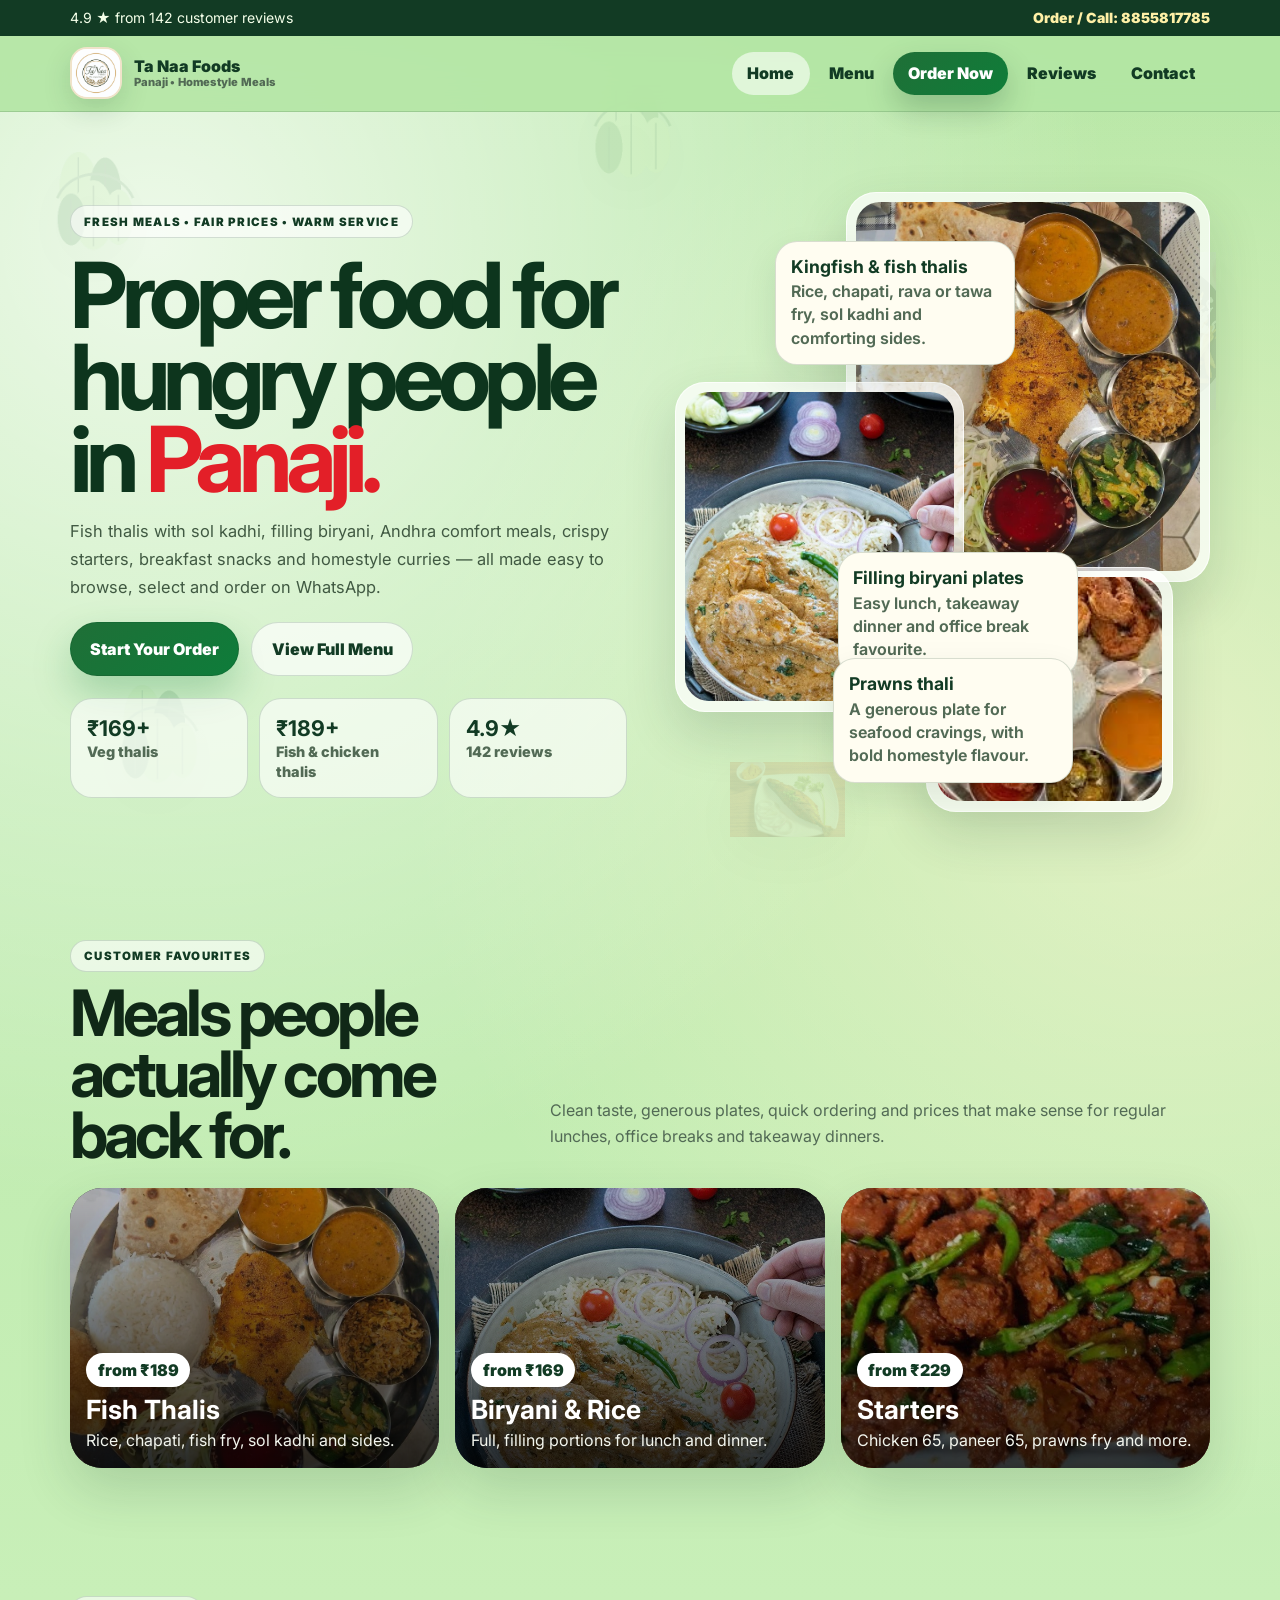
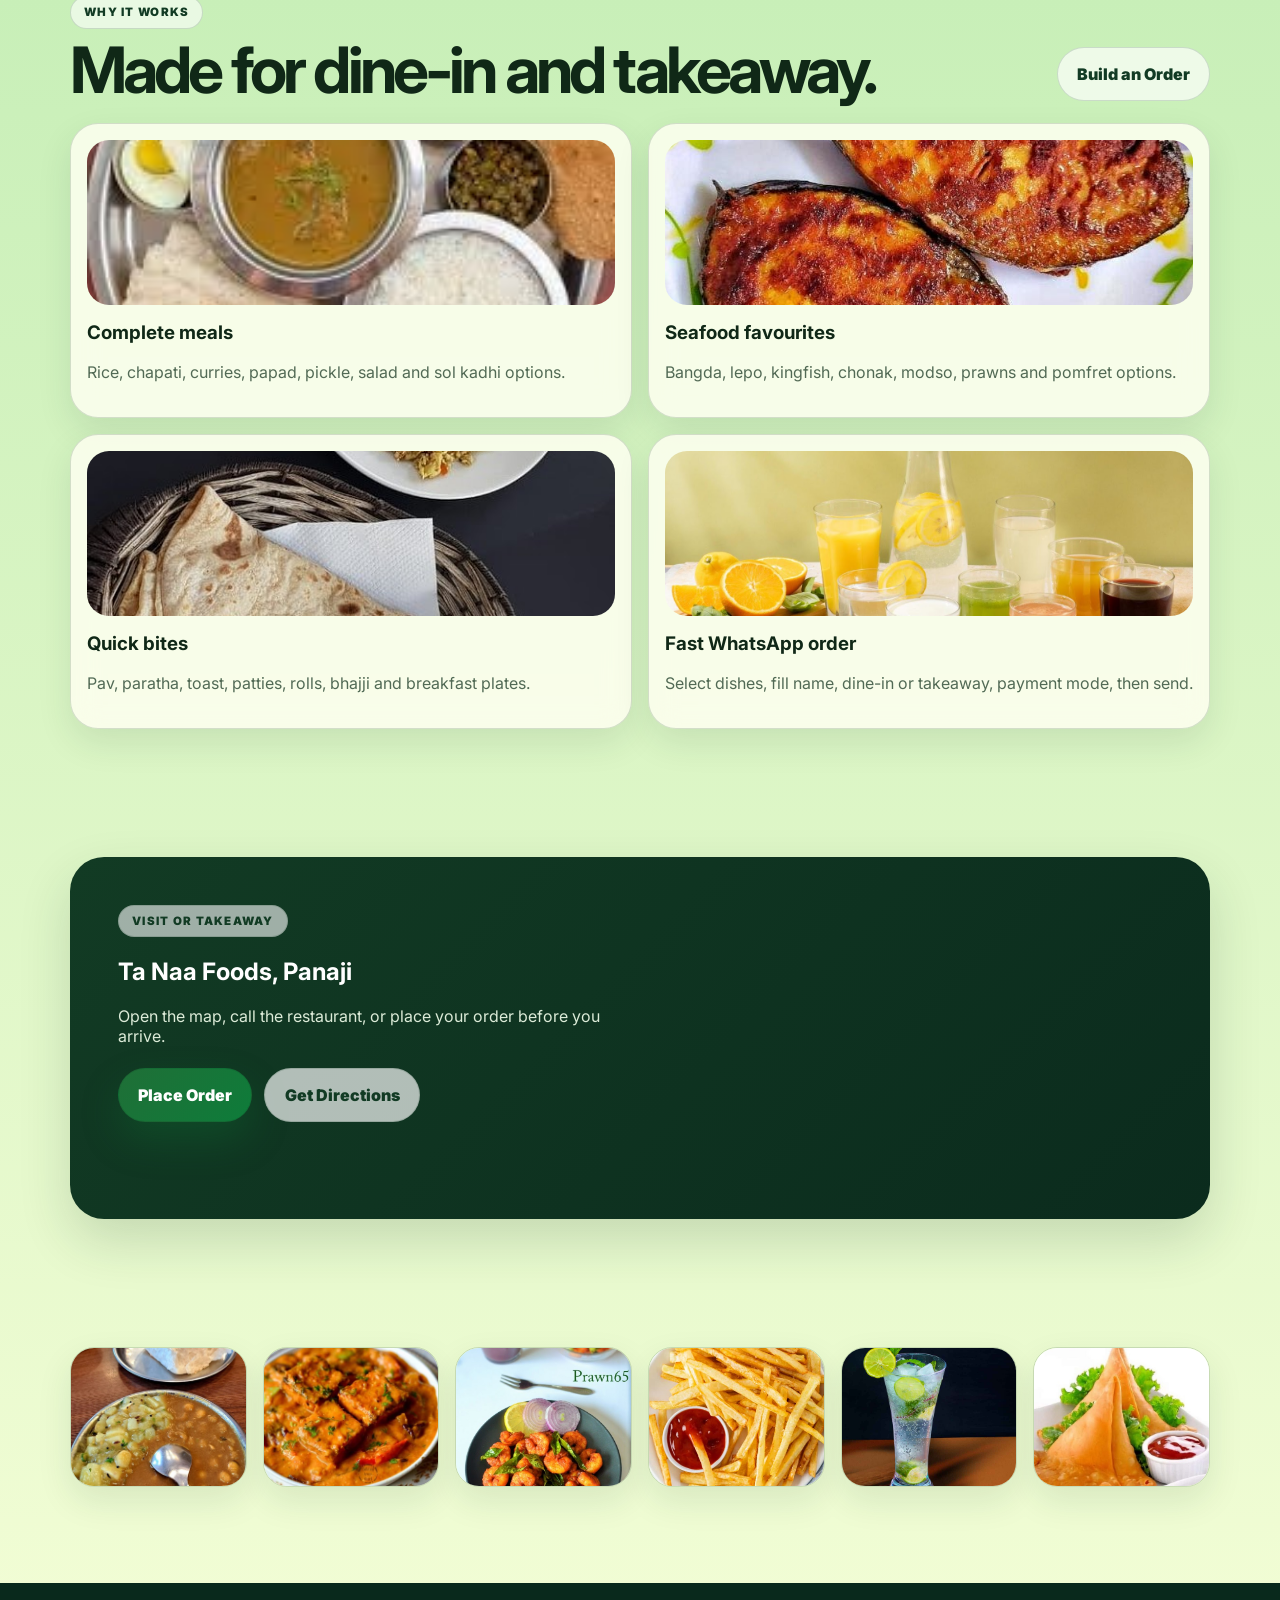
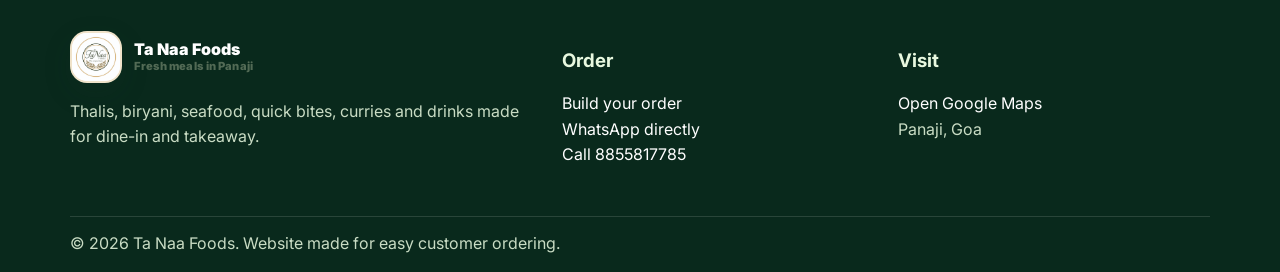
<file: index.html>
<!DOCTYPE html><html lang="en"><head><meta charset="UTF-8"><meta name="viewport" content="width=device-width, initial-scale=1.0"><meta name="theme-color" content="#b3e6a3"><link rel="icon" href="favicon.svg" type="image/svg+xml"><link rel="preconnect" href="https://fonts.googleapis.com"><link rel="preconnect" href="https://fonts.gstatic.com" crossorigin><link href="https://fonts.googleapis.com/css2?family=Inter:wght@400;600;700;800;900&display=swap" rel="stylesheet"><link rel="stylesheet" href="styles.css"><title>Ta Naa Foods Panaji | Thalis, Biryani, Fish Fry & Homestyle Meals</title><meta name="description" content="Order fresh thalis, biryani, fish fry, Andhra meals, snacks, curries and beverages from Ta Naa Foods in Panaji, Goa. Dine-in and takeaway WhatsApp ordering."><meta name="keywords" content="Ta Naa Foods, Tanaa Foods Panaji, fish thali Panaji, biryani Patto, Andhra thali Goa, homestyle meals Goa, takeaway Panaji"><link rel="canonical" href="https://tanaafoods.com/"><script type="application/ld+json">{"@context":"https://schema.org","@type":"Restaurant","name":"Ta Naa Foods","servesCuisine":["Indian","Goan","Andhra","Chinese","Seafood","Biryani"],"priceRange":"₹₹","telephone":"+91 8855817785","aggregateRating":{"@type":"AggregateRating","ratingValue":"4.9","reviewCount":"142"},"address":{"@type":"PostalAddress","addressLocality":"Panaji","addressRegion":"Goa","addressCountry":"IN"},"url":"https://tanaafoods.com/","hasMenu":"https://tanaafoods.com/menu.html"}</script></head><body><div class="floating-vibes" aria-hidden="true"><img src="leaf-float-1.png" alt=""><img src="cheeseefries.png" alt=""><img src="leaf-float-2.png" alt=""><img src="chickenskwers.png" alt=""><img src="leaf-float-3.png" alt=""><img src="fishfry.jpg" alt=""></div><a class="skip-link" href="#main">Skip to content</a><div class="topbar"><div class="container"><span>4.9 ★ from 142 customer reviews</span><a href="tel:+918855817785">Order / Call: 8855817785</a></div></div>
<nav class="navbar"><div class="container nav-inner"><a class="brand" href="index.html"><img class="brand-logo" src="tanaa-logo.jpg" alt="Ta Naa Foods logo"><span>Ta Naa Foods<small>Panaji • Homestyle Meals</small></span></a><button class="nav-toggle" aria-label="Open menu" aria-expanded="false">☰</button><div class="nav-backdrop"></div><div class="nav-links"><a class="active" href="index.html">Home</a><a class="" href="menu.html">Menu</a><a class="nav-cta" href="order.html">Order Now <span data-cart-count></span></a><a class="" href="reviews.html">Reviews</a><a class="" href="contact.html">Contact</a></div></div></nav><main id="main">
<header class="hero"><div class="container hero-grid"><div class="reveal visible"><span class="eyebrow">Fresh meals • fair prices • warm service</span><h1>Proper food for hungry people in <span>Panaji.</span></h1><p class="lead">Fish thalis with sol kadhi, filling biryani, Andhra comfort meals, crispy starters, breakfast snacks and homestyle curries — all made easy to browse, select and order on WhatsApp.</p><div class="hero-actions"><a class="btn primary" href="order.html">Start Your Order</a><a class="btn secondary" href="menu.html">View Full Menu</a></div><div class="hero-points"><div class="point"><strong>₹169+</strong><span>Veg thalis</span></div><div class="point"><strong>₹189+</strong><span>Fish & chicken thalis</span></div><div class="point"><strong>4.9★</strong><span>142 reviews</span></div></div></div><div class="food-showcase reveal visible"><article class="show-card"><img src="fishthali.jpg" alt="Fish thali at Ta Naa Foods"><div class="show-label"><strong>Kingfish & fish thalis</strong><span>Rice, chapati, rava or tawa fry, sol kadhi and comforting sides.</span></div></article><article class="show-card"><img src="chickenrice.jpg" alt="Chicken biryani and rice dish"><div class="show-label"><strong>Filling biryani plates</strong><span>Easy lunch, takeaway dinner and office break favourite.</span></div></article><article class="show-card"><img src="prawnsthali.jpg" alt="Prawns thali at Ta Naa Foods"><div class="show-label"><strong>Prawns thali</strong><span>A generous plate for seafood cravings, with bold homestyle flavour.</span></div></article></div></div></header>
<section class="section"><div class="container"><div class="section-head reveal"><div><span class="section-kicker">Customer favourites</span><h2>Meals people actually come back for.</h2></div><p>Clean taste, generous plates, quick ordering and prices that make sense for regular lunches, office breaks and takeaway dinners.</p></div><div class="popular-grid"><a class="popular reveal" href="order.html#order-lunch-thalis"><img src="fishthali.jpg" alt="Fish thali"><div class="popular-content"><strong>from ₹189</strong><h3>Fish Thalis</h3><p>Rice, chapati, fish fry, sol kadhi and sides.</p></div></a><a class="popular reveal" href="order.html#order-biryani-rice"><img src="chickenrice.jpg" alt="Chicken biryani"><div class="popular-content"><strong>from ₹169</strong><h3>Biryani & Rice</h3><p>Full, filling portions for lunch and dinner.</p></div></a><a class="popular reveal" href="order.html#order-starters"><img src="chciken65.jpg" alt="Chicken 65"><div class="popular-content"><strong>from ₹229</strong><h3>Starters</h3><p>Chicken 65, paneer 65, prawns fry and more.</p></div></a></div></div></section>
<section class="section"><div class="container"><div class="section-head reveal"><div><span class="section-kicker">Why it works</span><h2>Made for dine-in and takeaway.</h2></div><a class="btn secondary" href="order.html">Build an Order</a></div><div class="feature-grid"><article class="feature reveal"><img src="vegthali.jpg" alt="Veg thali"><h3>Complete meals</h3><p>Rice, chapati, curries, papad, pickle, salad and sol kadhi options.</p></article><article class="feature reveal"><img src="kingfishfry.jpg" alt="Kingfish fry"><h3>Seafood favourites</h3><p>Bangda, lepo, kingfish, chonak, modso, prawns and pomfret options.</p></article><article class="feature reveal"><img src="eggscrambleroti.jpg" alt="Egg bhurji with roti"><h3>Quick bites</h3><p>Pav, paratha, toast, patties, rolls, bhajji and breakfast plates.</p></article><article class="feature reveal"><img src="juices.jpg" alt="Fresh juices"><h3>Fast WhatsApp order</h3><p>Select dishes, fill name, dine-in or takeaway, payment mode, then send.</p></article></div></div></section>
<section class="section"><div class="container location-card reveal"><div class="location-info"><span class="section-kicker">Visit or takeaway</span><h2>Ta Naa Foods, Panaji</h2><p>Open the map, call the restaurant, or place your order before you arrive.</p><div class="hero-actions"><a class="btn primary" href="order.html">Place Order</a><a class="btn secondary" href="https://maps.app.goo.gl/woMvUQoTHi4Z85hK6" target="_blank" rel="noopener">Get Directions</a></div></div><iframe class="map-frame" loading="lazy" referrerpolicy="no-referrer-when-downgrade" src="https://www.google.com/maps?q=Ta%20Naa%20Foods%20Panaji%20Goa&output=embed"></iframe></div></section>
<section class="section"><div class="container"><div class="gallery-strip reveal"><img src="bhajipav.jpg" alt="Bhaji pav"><img src="butterpaneer.jpg" alt="Paneer dish"><img src="prawns65.jpg" alt="Prawns 65"><img src="freenchfires.jpg" alt="French fries"><img src="lemonsoda.jpg" alt="Lime soda"><img src="samosa.jpg" alt="Samosa"></div></div></section>
</main><footer class="footer"><div class="container footer-grid"><div><a class="brand" href="index.html"><img class="brand-logo" src="tanaa-logo.jpg" alt="Ta Naa Foods logo"><span>Ta Naa Foods<small>Fresh meals in Panaji</small></span></a><p>Thalis, biryani, seafood, quick bites, curries and drinks made for dine-in and takeaway.</p></div><div><h3>Order</h3><p><a href="order.html">Build your order</a><br><a href="https://wa.me/918855817785">WhatsApp directly</a><br><a href="tel:+918855817785">Call 8855817785</a></p></div><div><h3>Visit</h3><p><a href="https://maps.app.goo.gl/woMvUQoTHi4Z85hK6" target="_blank" rel="noopener">Open Google Maps</a><br>Panaji, Goa</p></div></div><div class="container footer-bottom">© <span data-year></span> Ta Naa Foods. Website made for easy customer ordering.</div></footer><script src="main.js"></script></body></html>
</file>
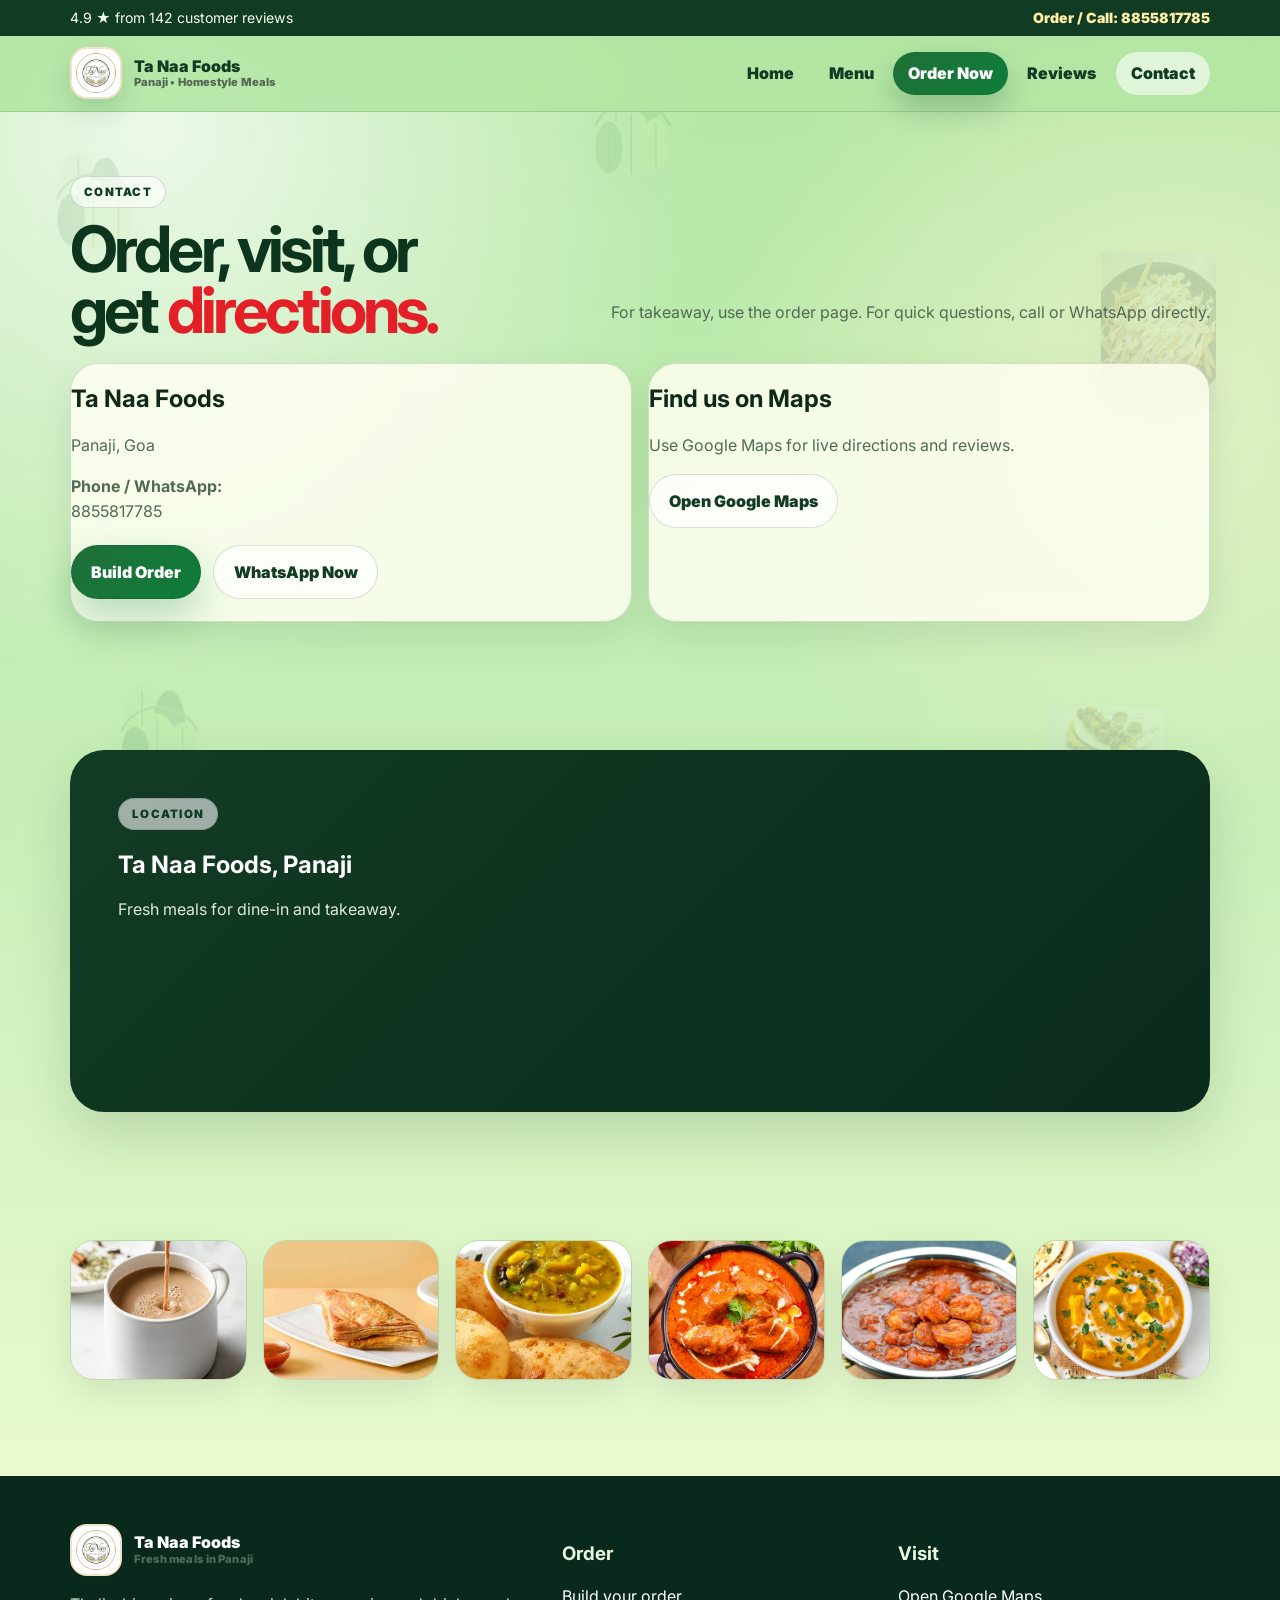
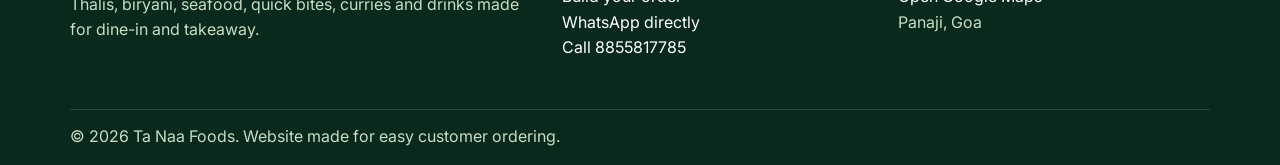
<file: contact.html>
<!DOCTYPE html><html lang="en"><head><meta charset="UTF-8"><meta name="viewport" content="width=device-width, initial-scale=1.0"><meta name="theme-color" content="#b3e6a3"><link rel="icon" href="favicon.svg" type="image/svg+xml"><link rel="preconnect" href="https://fonts.googleapis.com"><link rel="preconnect" href="https://fonts.gstatic.com" crossorigin><link href="https://fonts.googleapis.com/css2?family=Inter:wght@400;600;700;800;900&display=swap" rel="stylesheet"><link rel="stylesheet" href="styles.css"><title>Contact Ta Naa Foods Panaji | WhatsApp Orders & Directions</title><meta name="description" content="Contact Ta Naa Foods Panaji for dine-in and takeaway orders. Call or WhatsApp 8855817785 and get directions on Google Maps."></head><body><div class="floating-vibes" aria-hidden="true"><img src="leaf-float-1.png" alt=""><img src="cheeseefries.png" alt=""><img src="leaf-float-2.png" alt=""><img src="chickenskwers.png" alt=""><img src="leaf-float-3.png" alt=""><img src="fishfry.jpg" alt=""></div><a class="skip-link" href="#main">Skip to content</a><div class="topbar"><div class="container"><span>4.9 ★ from 142 customer reviews</span><a href="tel:+918855817785">Order / Call: 8855817785</a></div></div>
<nav class="navbar"><div class="container nav-inner"><a class="brand" href="index.html"><img class="brand-logo" src="tanaa-logo.jpg" alt="Ta Naa Foods logo"><span>Ta Naa Foods<small>Panaji • Homestyle Meals</small></span></a><button class="nav-toggle" aria-label="Open menu" aria-expanded="false">☰</button><div class="nav-backdrop"></div><div class="nav-links"><a class="" href="index.html">Home</a><a class="" href="menu.html">Menu</a><a class="nav-cta" href="order.html">Order Now <span data-cart-count></span></a><a class="" href="reviews.html">Reviews</a><a class="active" href="contact.html">Contact</a></div></div></nav><main id="main"><section class="section"><div class="container"><div class="section-head reveal visible"><div><span class="section-kicker">Contact</span><h1 class="page-title">Order, visit, or get <span>directions.</span></h1></div><p>For takeaway, use the order page. For quick questions, call or WhatsApp directly.</p></div><div class="contact-grid"><div class="contact-card"><h2>Ta Naa Foods</h2><p class="muted">Panaji, Goa</p><p><strong>Phone / WhatsApp:</strong><br><a href="tel:+918855817785">8855817785</a></p><div class="hero-actions"><a class="btn primary" href="order.html">Build Order</a><a class="btn secondary" href="https://wa.me/918855817785">WhatsApp Now</a></div></div><div class="contact-card"><h2>Find us on Maps</h2><p class="muted">Use Google Maps for live directions and reviews.</p><a class="btn secondary" href="https://maps.app.goo.gl/woMvUQoTHi4Z85hK6" target="_blank" rel="noopener">Open Google Maps</a></div></div></div></section><section class="section"><div class="container location-card reveal"><div class="location-info"><span class="section-kicker">Location</span><h2>Ta Naa Foods, Panaji</h2><p>Fresh meals for dine-in and takeaway.</p></div><iframe class="map-frame" loading="lazy" referrerpolicy="no-referrer-when-downgrade" src="https://www.google.com/maps?q=Ta%20Naa%20Foods%20Panaji%20Goa&output=embed"></iframe></div></section><section class="section"><div class="container"><div class="gallery-strip reveal"><img src="tea.jpg" alt="Tea"><img src="puff.jpg" alt="Puff"><img src="puribhaji.jpg" alt="Poori bhaji"><img src="butterchicken.jpg" alt="Butter chicken"><img src="prawnscurry.jpg" alt="Prawns curry"><img src="vegcreamdish.jpg" alt="Veg curry"></div></div></section></main><footer class="footer"><div class="container footer-grid"><div><a class="brand" href="index.html"><img class="brand-logo" src="tanaa-logo.jpg" alt="Ta Naa Foods logo"><span>Ta Naa Foods<small>Fresh meals in Panaji</small></span></a><p>Thalis, biryani, seafood, quick bites, curries and drinks made for dine-in and takeaway.</p></div><div><h3>Order</h3><p><a href="order.html">Build your order</a><br><a href="https://wa.me/918855817785">WhatsApp directly</a><br><a href="tel:+918855817785">Call 8855817785</a></p></div><div><h3>Visit</h3><p><a href="https://maps.app.goo.gl/woMvUQoTHi4Z85hK6" target="_blank" rel="noopener">Open Google Maps</a><br>Panaji, Goa</p></div></div><div class="container footer-bottom">© <span data-year></span> Ta Naa Foods. Website made for easy customer ordering.</div></footer><script src="main.js"></script></body></html>
</file>
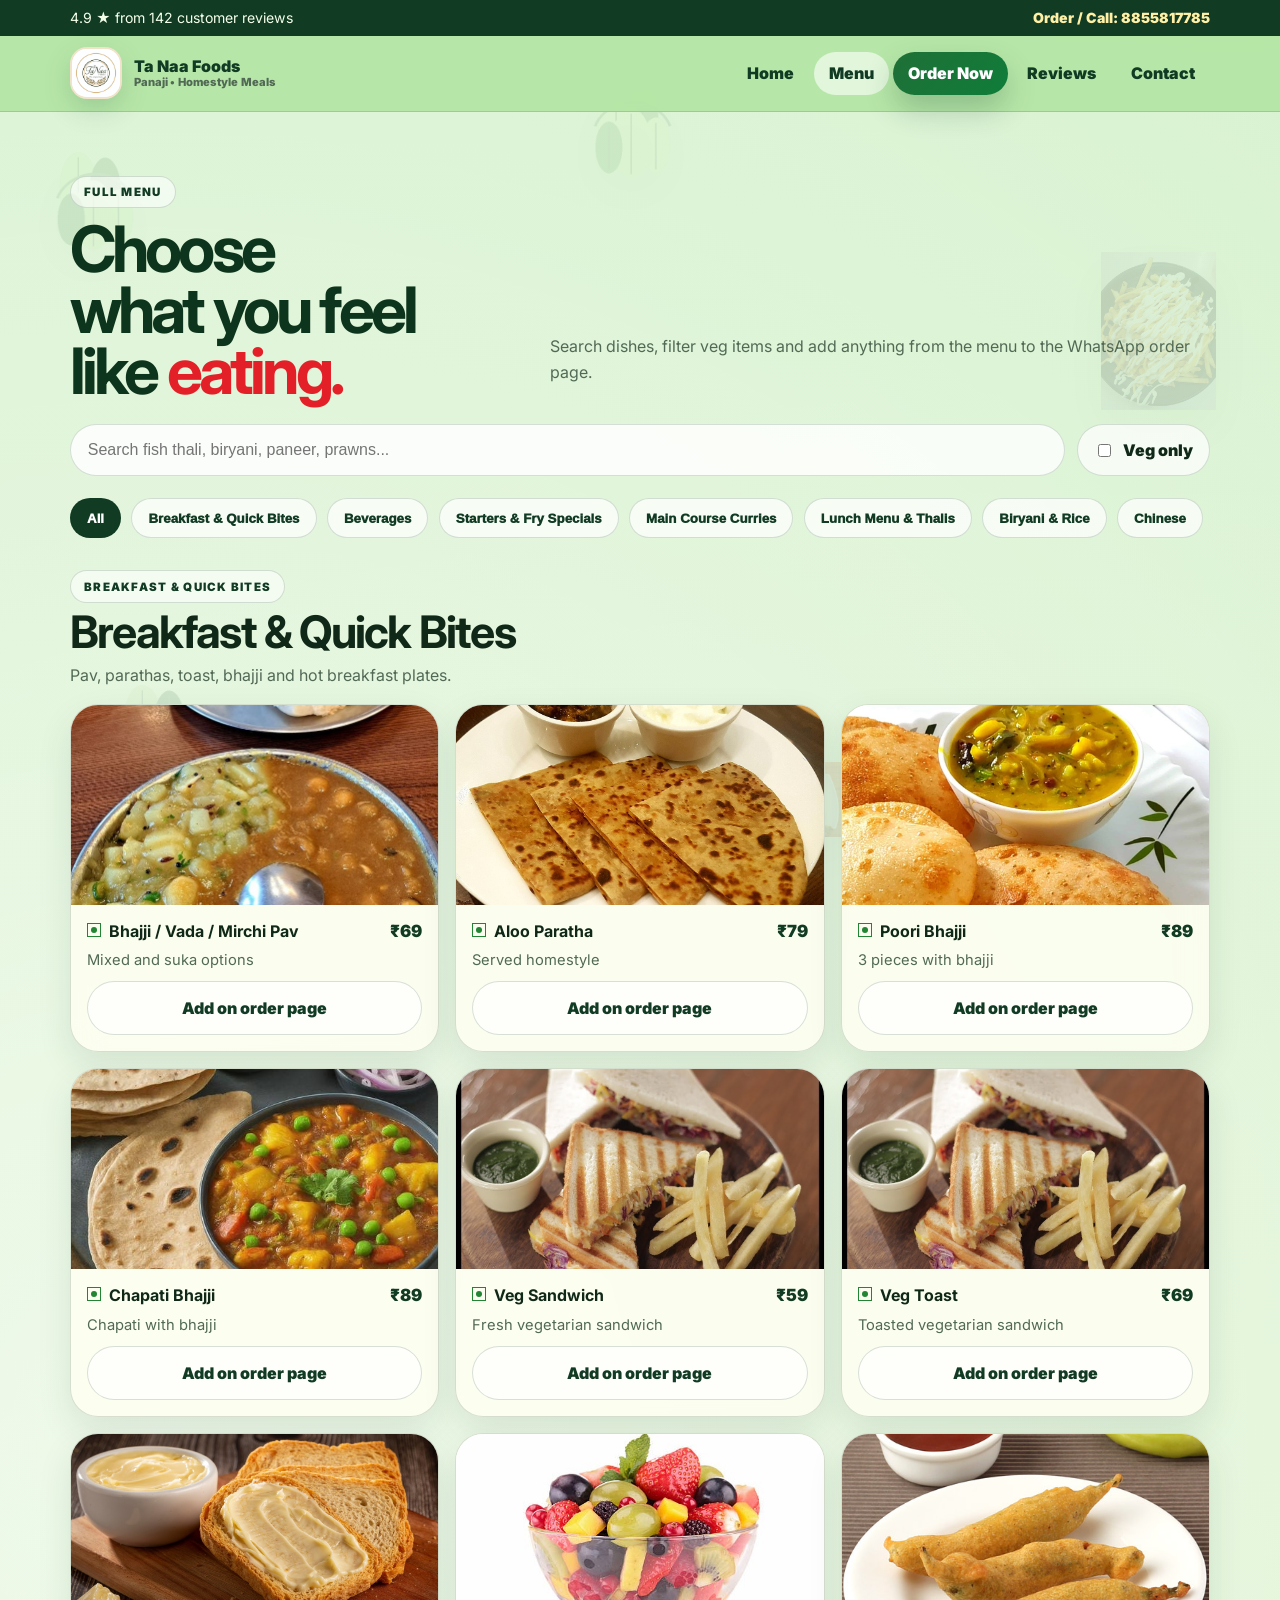
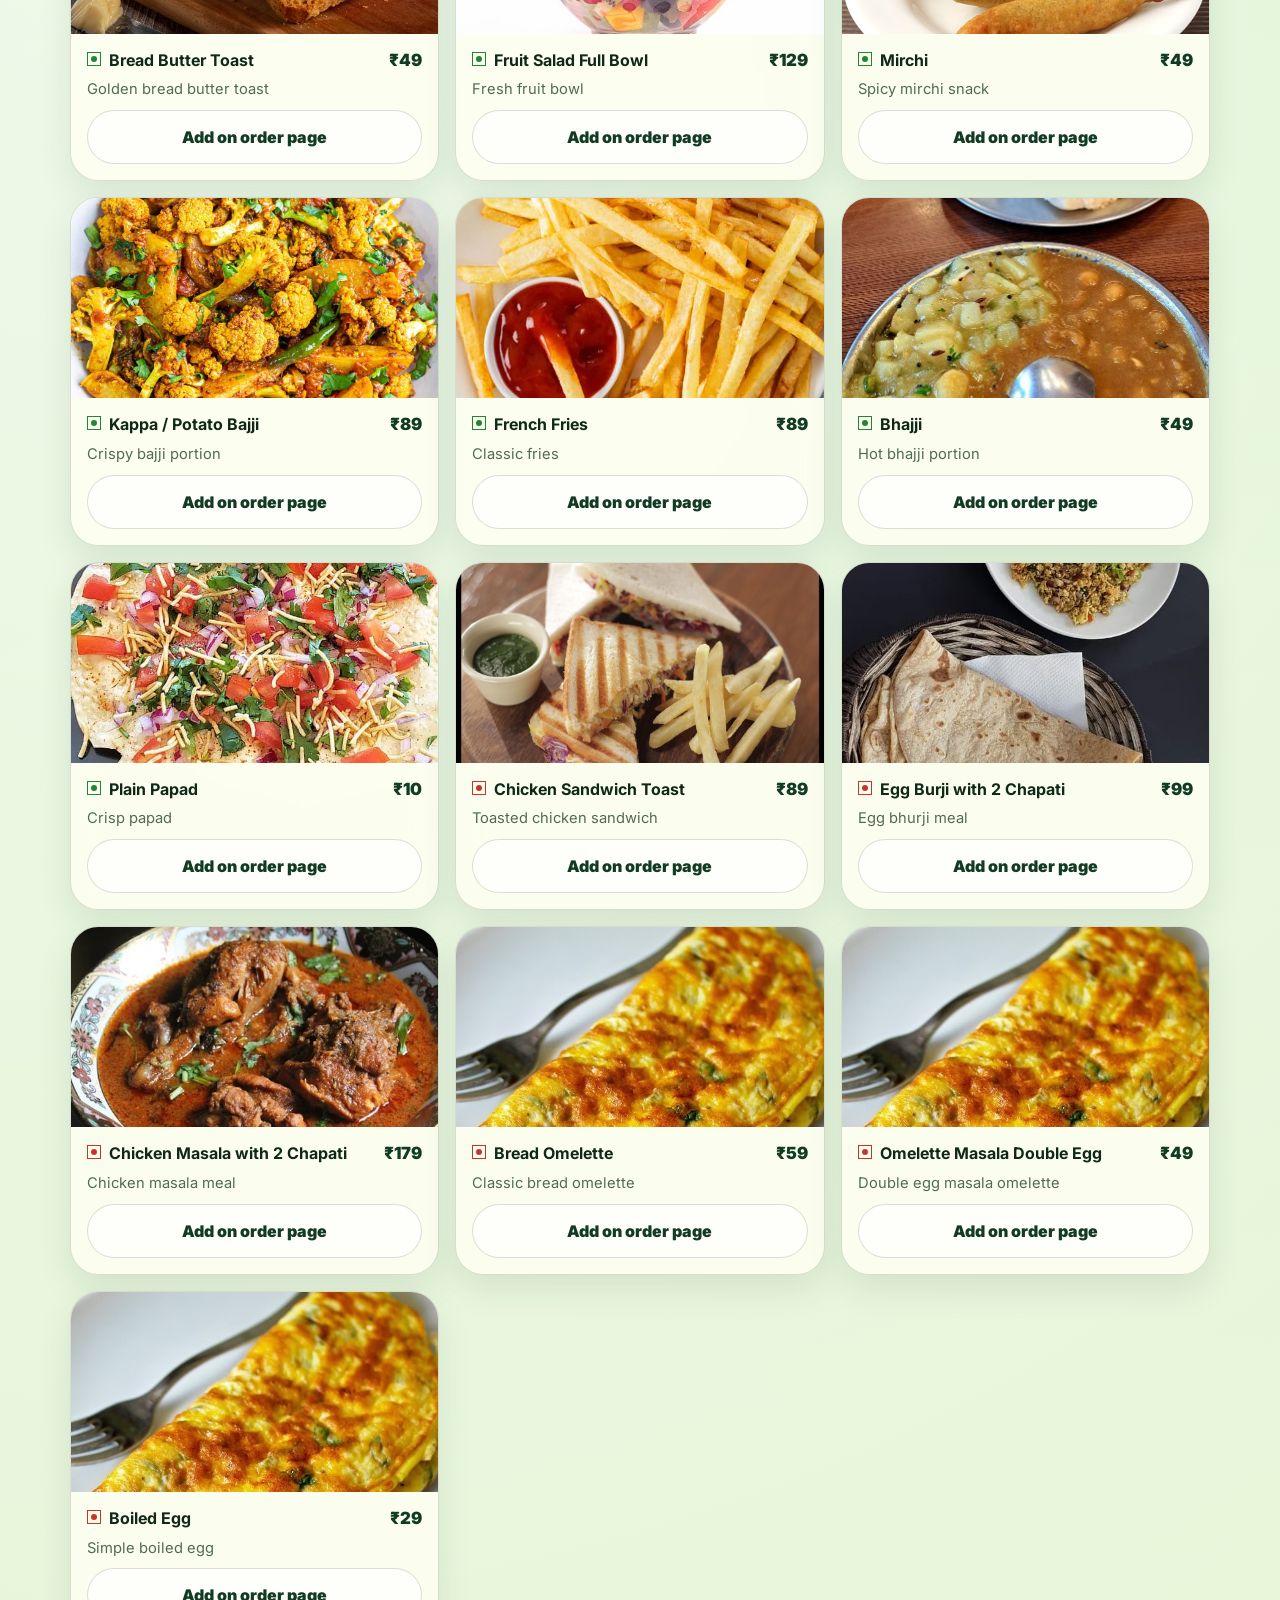
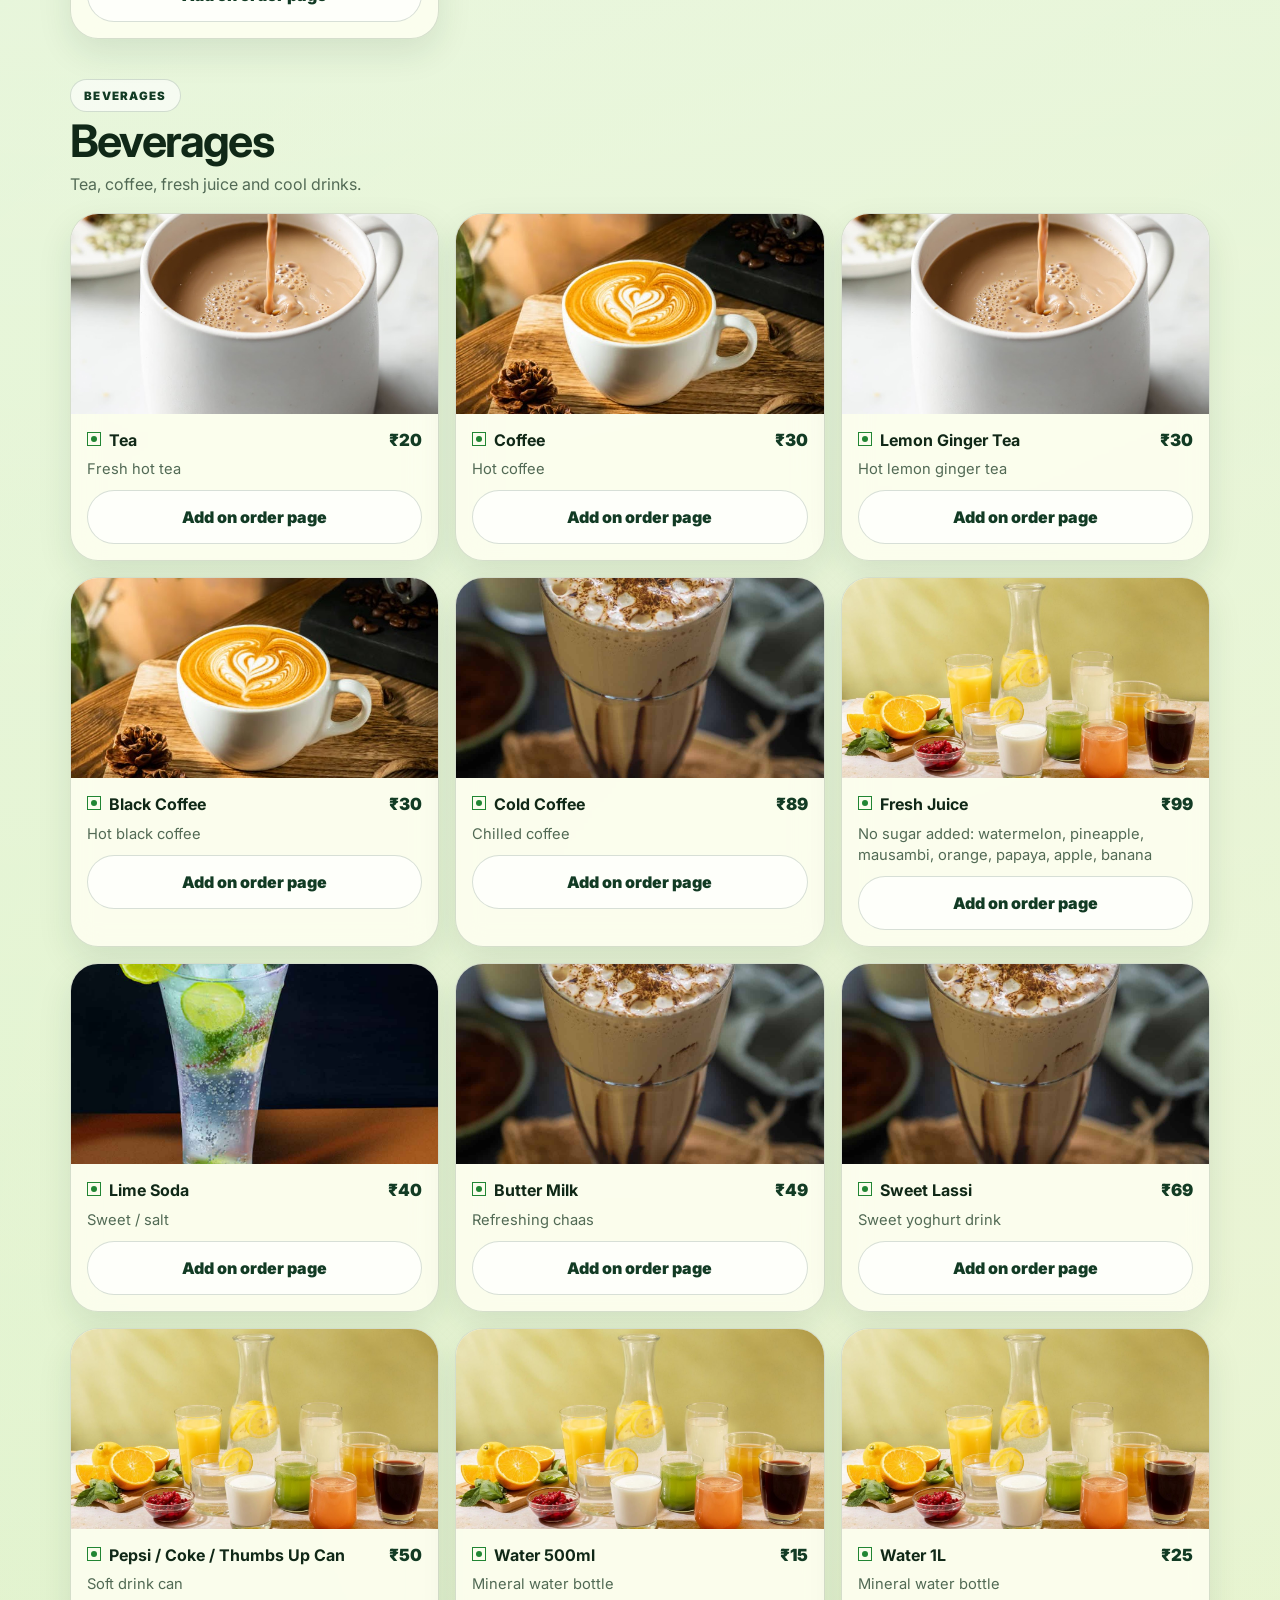
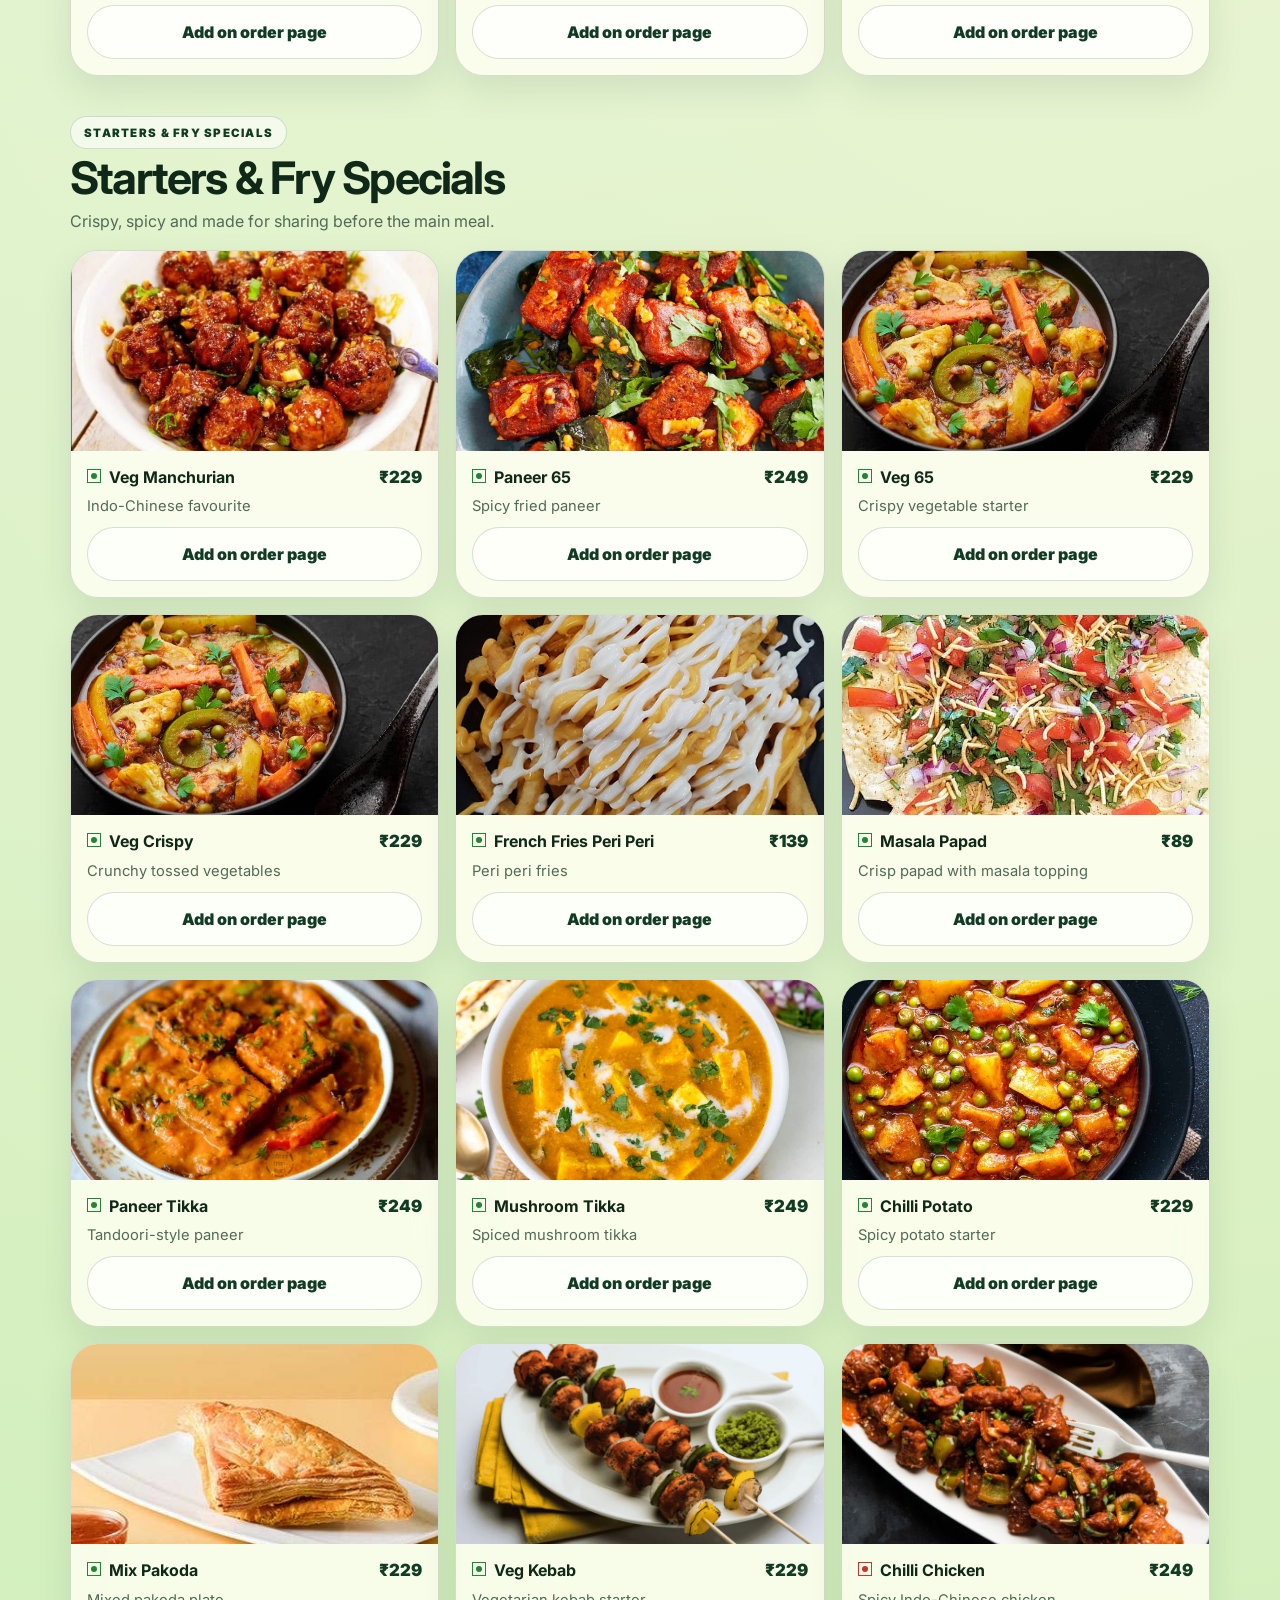
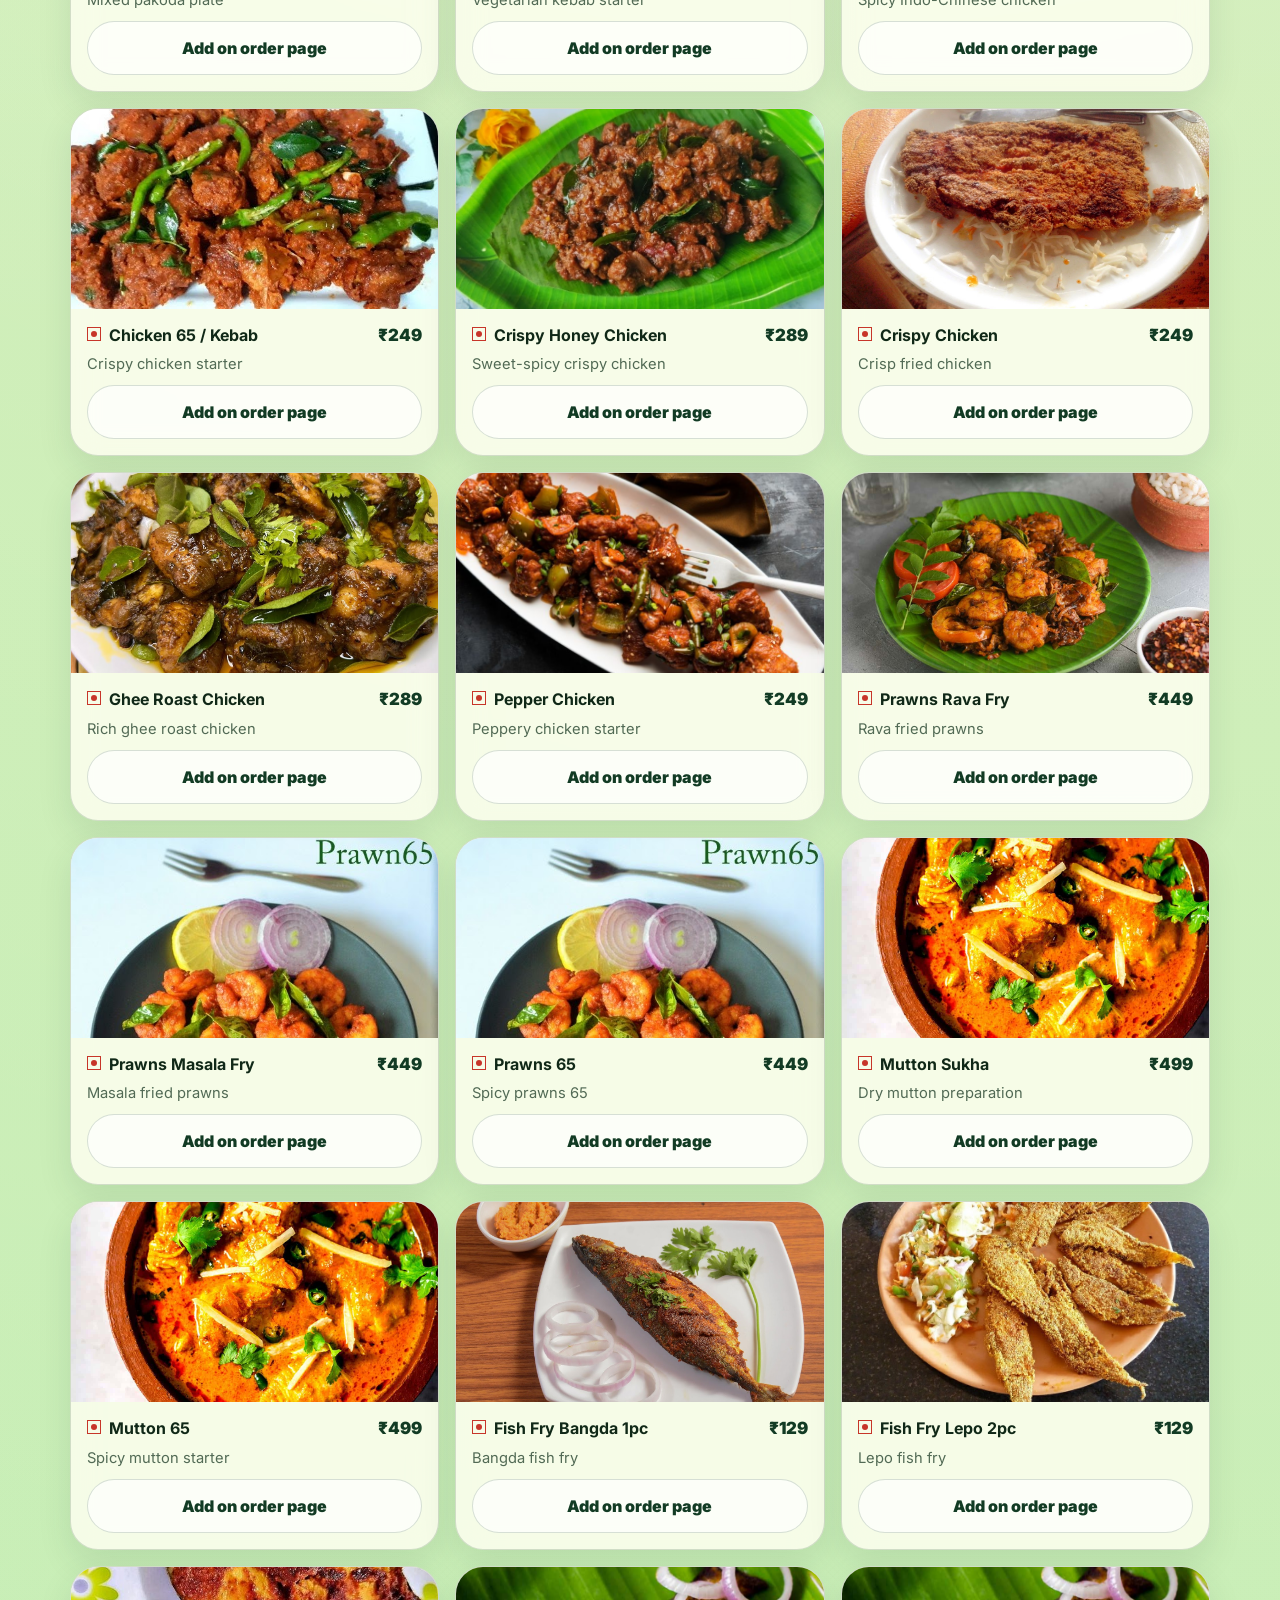
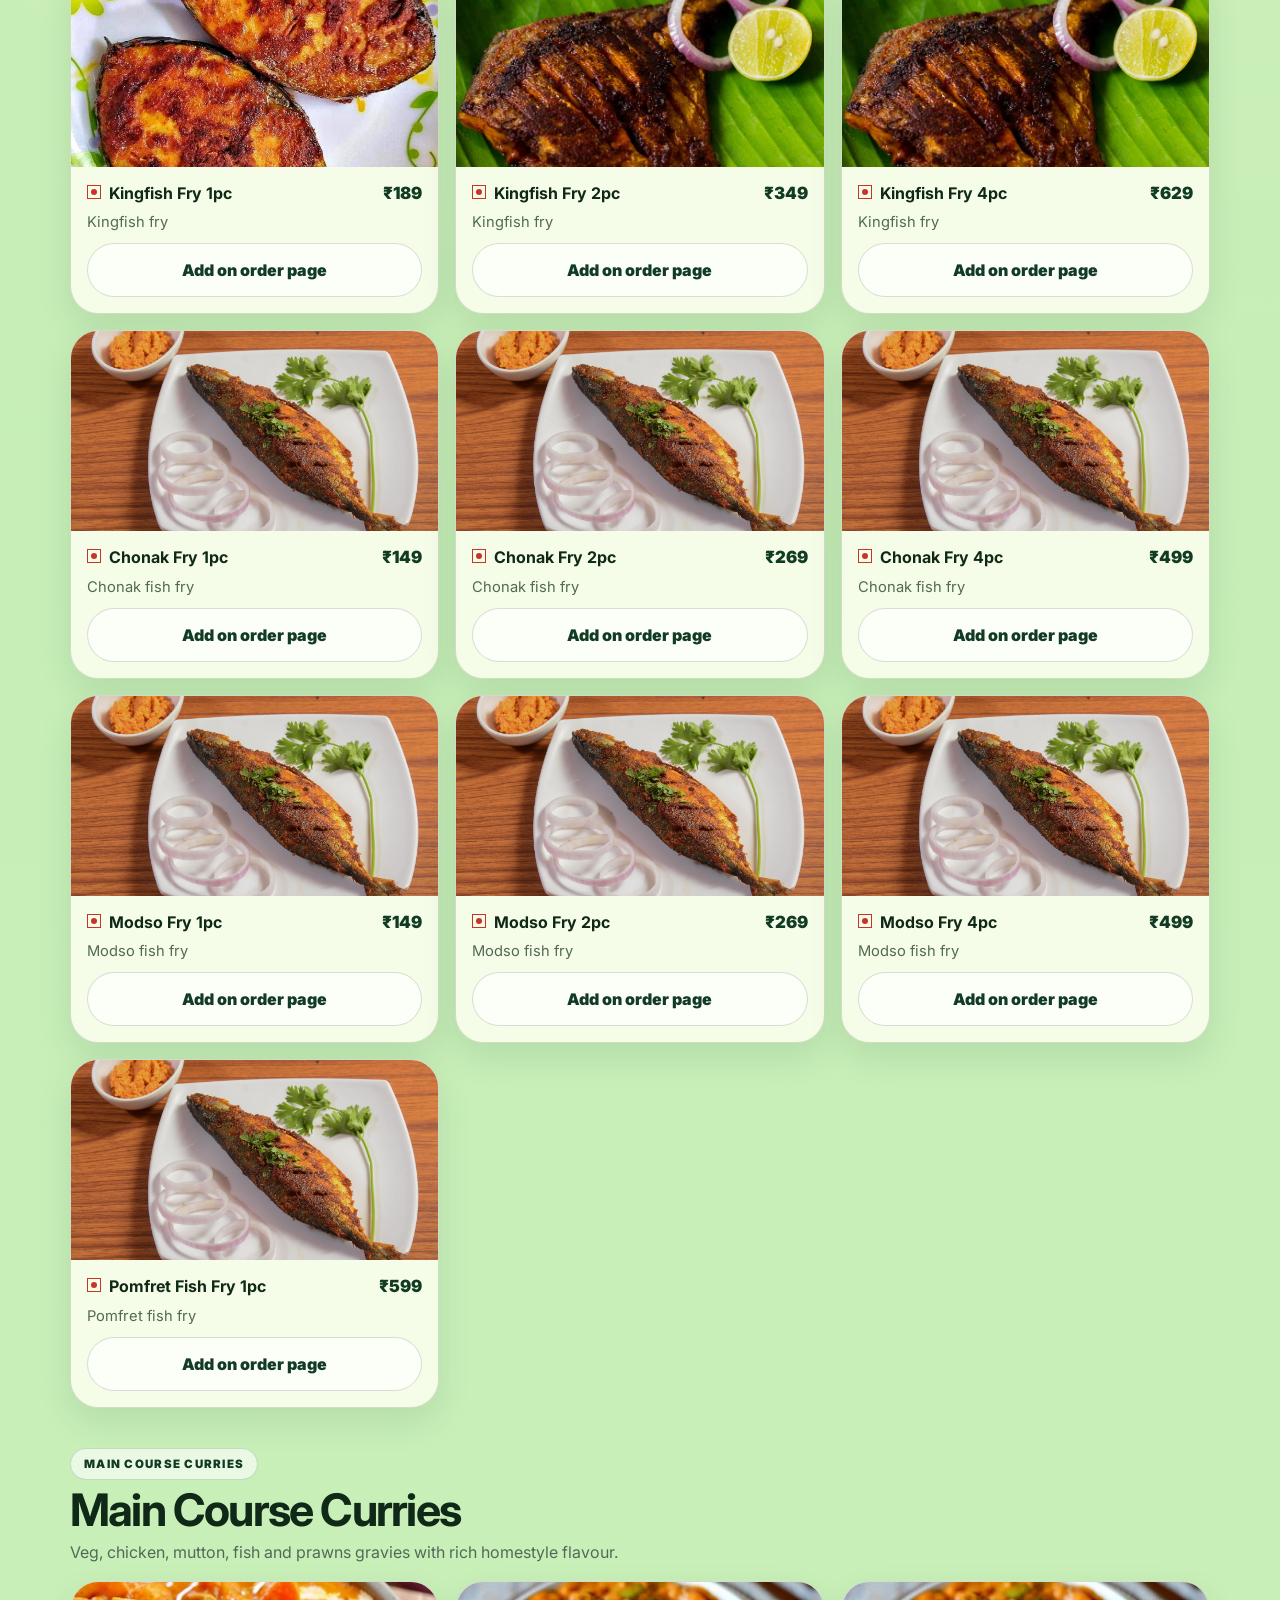
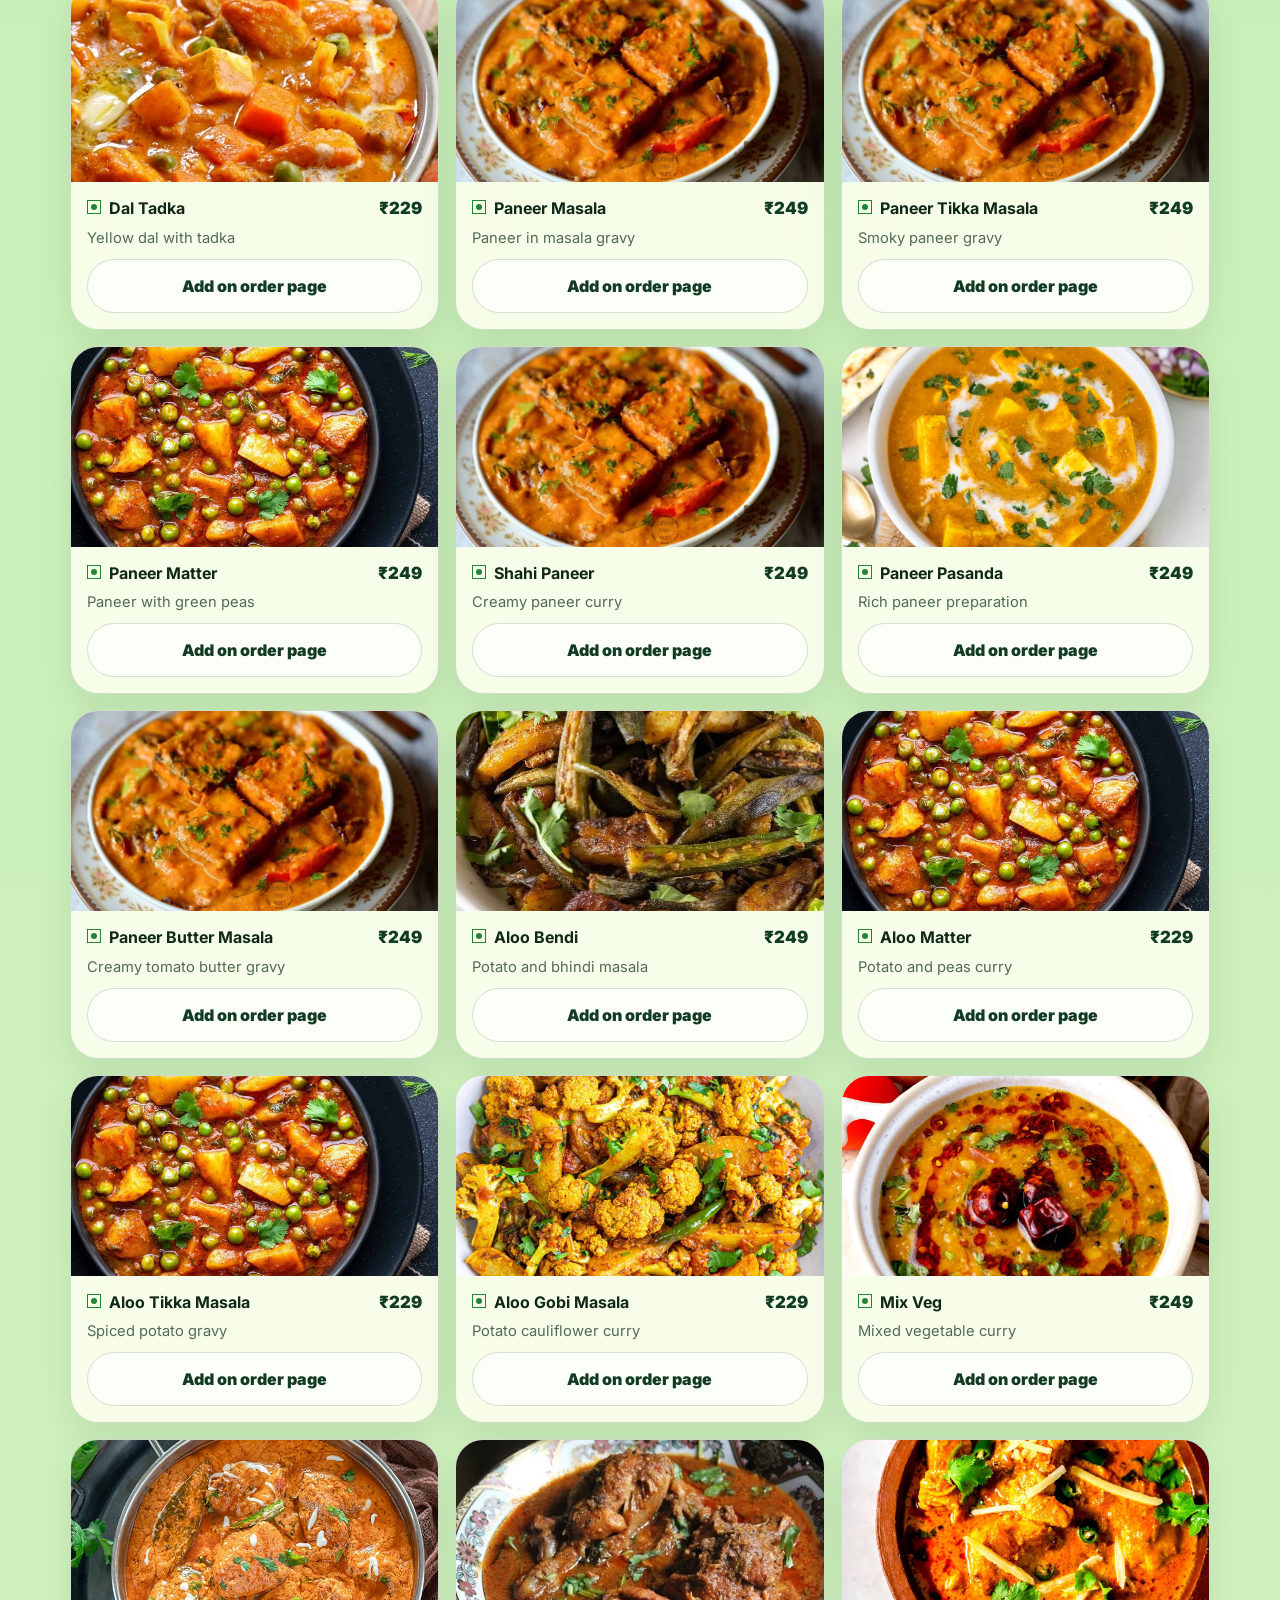
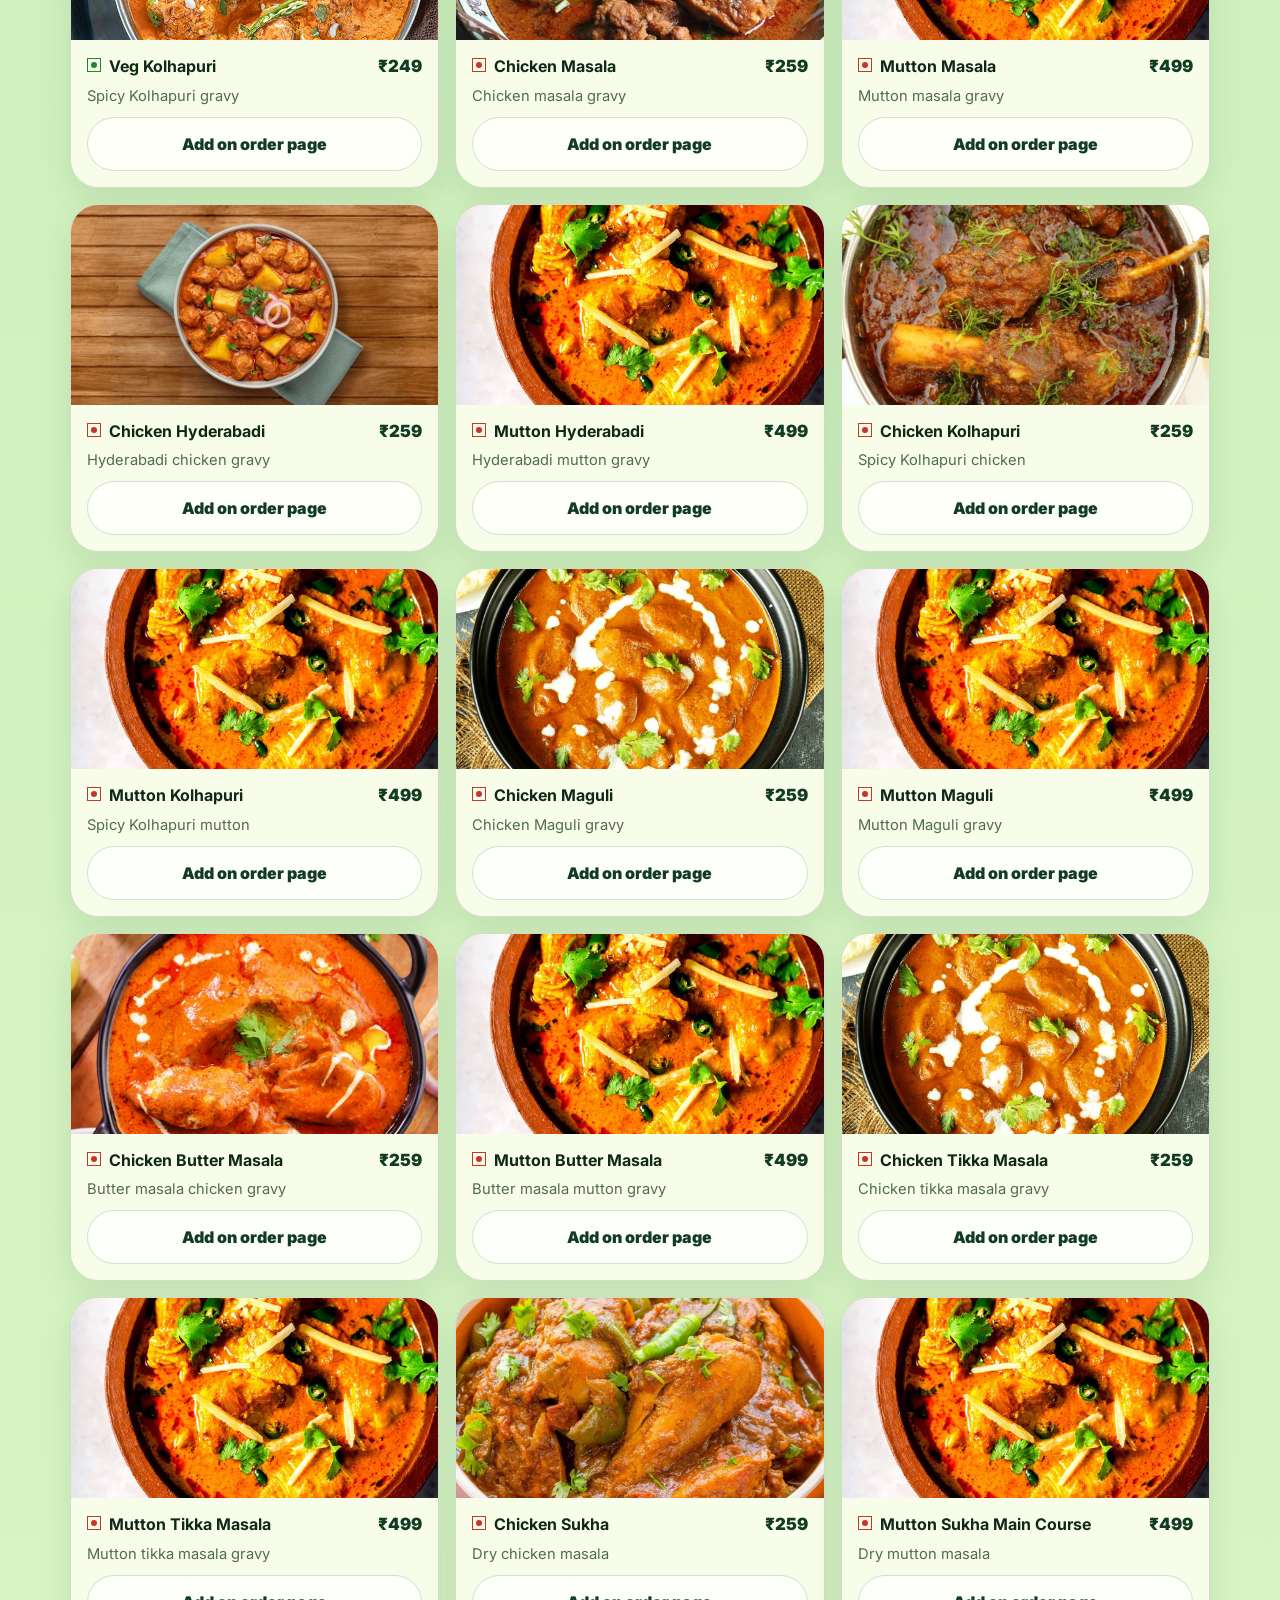
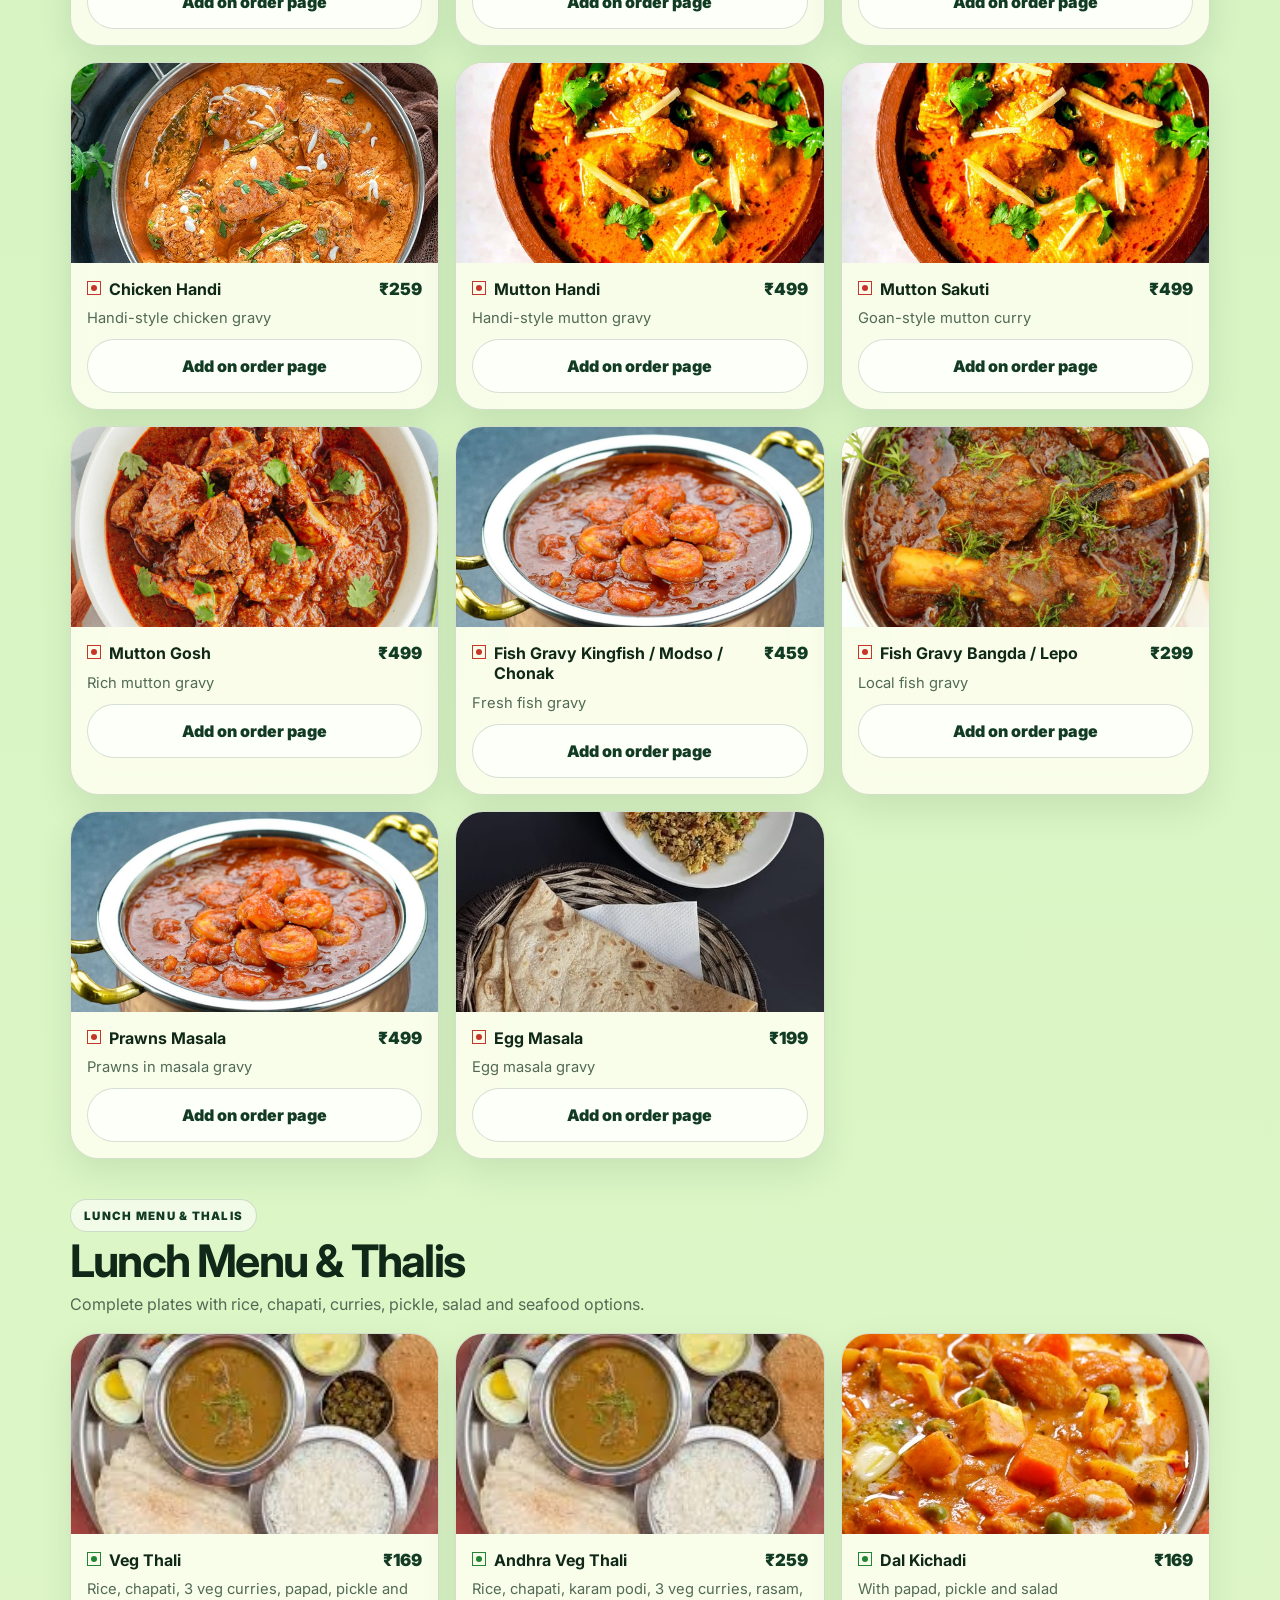
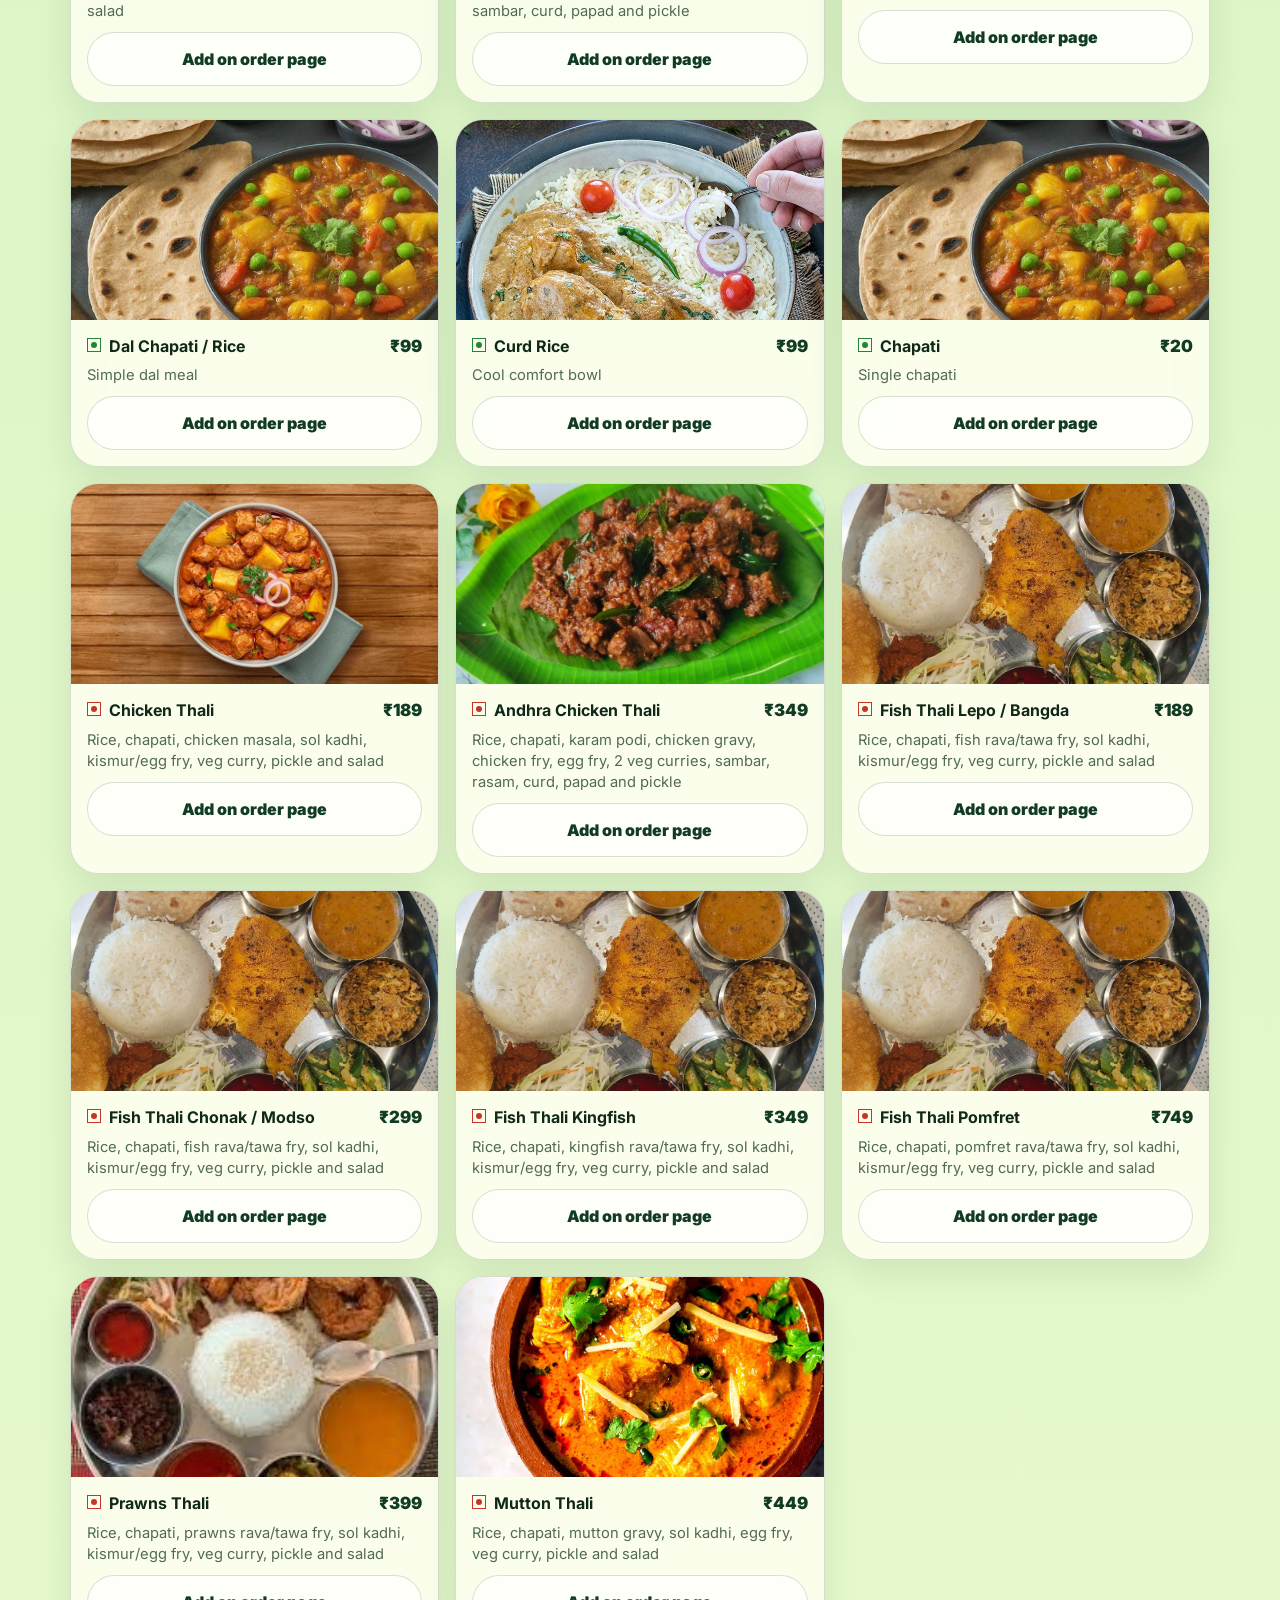
<file: menu.html>
<!DOCTYPE html><html lang="en"><head><meta charset="UTF-8"><meta name="viewport" content="width=device-width, initial-scale=1.0"><meta name="theme-color" content="#b3e6a3"><link rel="icon" href="favicon.svg" type="image/svg+xml"><link rel="preconnect" href="https://fonts.googleapis.com"><link rel="preconnect" href="https://fonts.gstatic.com" crossorigin><link href="https://fonts.googleapis.com/css2?family=Inter:wght@400;600;700;800;900&display=swap" rel="stylesheet"><link rel="stylesheet" href="styles.css"><title>Ta Naa Foods Menu | Thalis, Biryani, Fish Fry, Curries & Snacks</title><meta name="description" content="Browse the full Ta Naa Foods menu with prices and food photos: quick bites, starters, thalis, biryani, seafood, curries, Chinese and beverages in Panaji."></head><body><div class="floating-vibes" aria-hidden="true"><img src="leaf-float-1.png" alt=""><img src="cheeseefries.png" alt=""><img src="leaf-float-2.png" alt=""><img src="chickenskwers.png" alt=""><img src="leaf-float-3.png" alt=""><img src="fishfry.jpg" alt=""></div><a class="skip-link" href="#main">Skip to content</a><div class="topbar"><div class="container"><span>4.9 ★ from 142 customer reviews</span><a href="tel:+918855817785">Order / Call: 8855817785</a></div></div>
<nav class="navbar"><div class="container nav-inner"><a class="brand" href="index.html"><img class="brand-logo" src="tanaa-logo.jpg" alt="Ta Naa Foods logo"><span>Ta Naa Foods<small>Panaji • Homestyle Meals</small></span></a><button class="nav-toggle" aria-label="Open menu" aria-expanded="false">☰</button><div class="nav-backdrop"></div><div class="nav-links"><a class="" href="index.html">Home</a><a class="active" href="menu.html">Menu</a><a class="nav-cta" href="order.html">Order Now <span data-cart-count></span></a><a class="" href="reviews.html">Reviews</a><a class="" href="contact.html">Contact</a></div></div></nav><main id="main"><section class="section"><div class="container"><div class="section-head reveal visible"><div><span class="section-kicker">Full Menu</span><h1 class="page-title">Choose what you feel like <span>eating.</span></h1></div><p>Search dishes, filter veg items and add anything from the menu to the WhatsApp order page.</p></div><div class="menu-tools"><input class="searchbox" data-menu-search type="search" placeholder="Search fish thali, biryani, paneer, prawns..."><label class="toggle-label"><input type="checkbox" data-veg-only> Veg only</label></div><div class="chips" data-category-chips></div><div data-menu-grid></div></div></section><section class="section"><div class="container"><div class="section-head reveal"><div><span class="section-kicker">Menu Pages</span><h2>Latest menu image pages.</h2></div><p>Tap any page to zoom in. The searchable menu and order page use the latest prices from these pages.</p></div><div class="menu-pages" data-menu-pages></div></div></section></main><footer class="footer"><div class="container footer-grid"><div><a class="brand" href="index.html"><img class="brand-logo" src="tanaa-logo.jpg" alt="Ta Naa Foods logo"><span>Ta Naa Foods<small>Fresh meals in Panaji</small></span></a><p>Thalis, biryani, seafood, quick bites, curries and drinks made for dine-in and takeaway.</p></div><div><h3>Order</h3><p><a href="order.html">Build your order</a><br><a href="https://wa.me/918855817785">WhatsApp directly</a><br><a href="tel:+918855817785">Call 8855817785</a></p></div><div><h3>Visit</h3><p><a href="https://maps.app.goo.gl/woMvUQoTHi4Z85hK6" target="_blank" rel="noopener">Open Google Maps</a><br>Panaji, Goa</p></div></div><div class="container footer-bottom">© <span data-year></span> Ta Naa Foods. Website made for easy customer ordering.</div></footer><script src="menu-data.js"></script><script src="menu.js"></script><script src="main.js"></script></body></html>
</file>
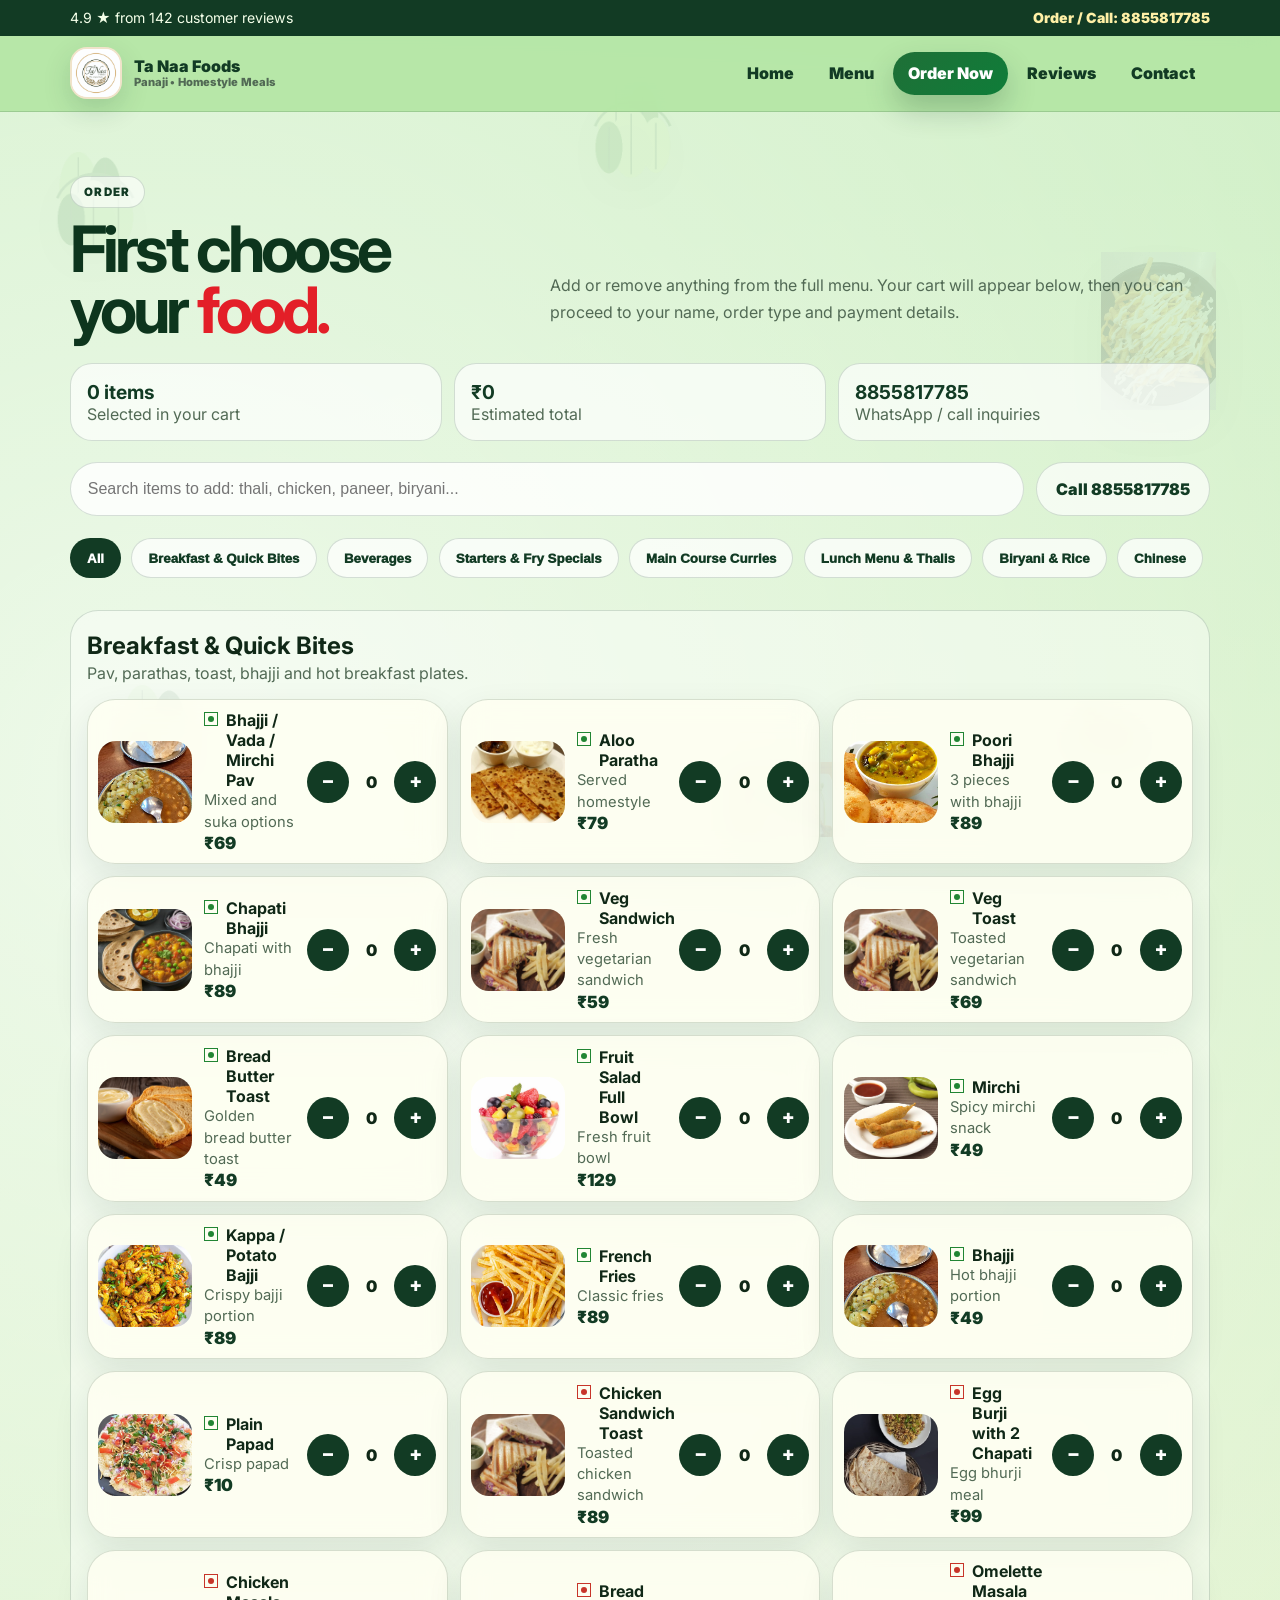
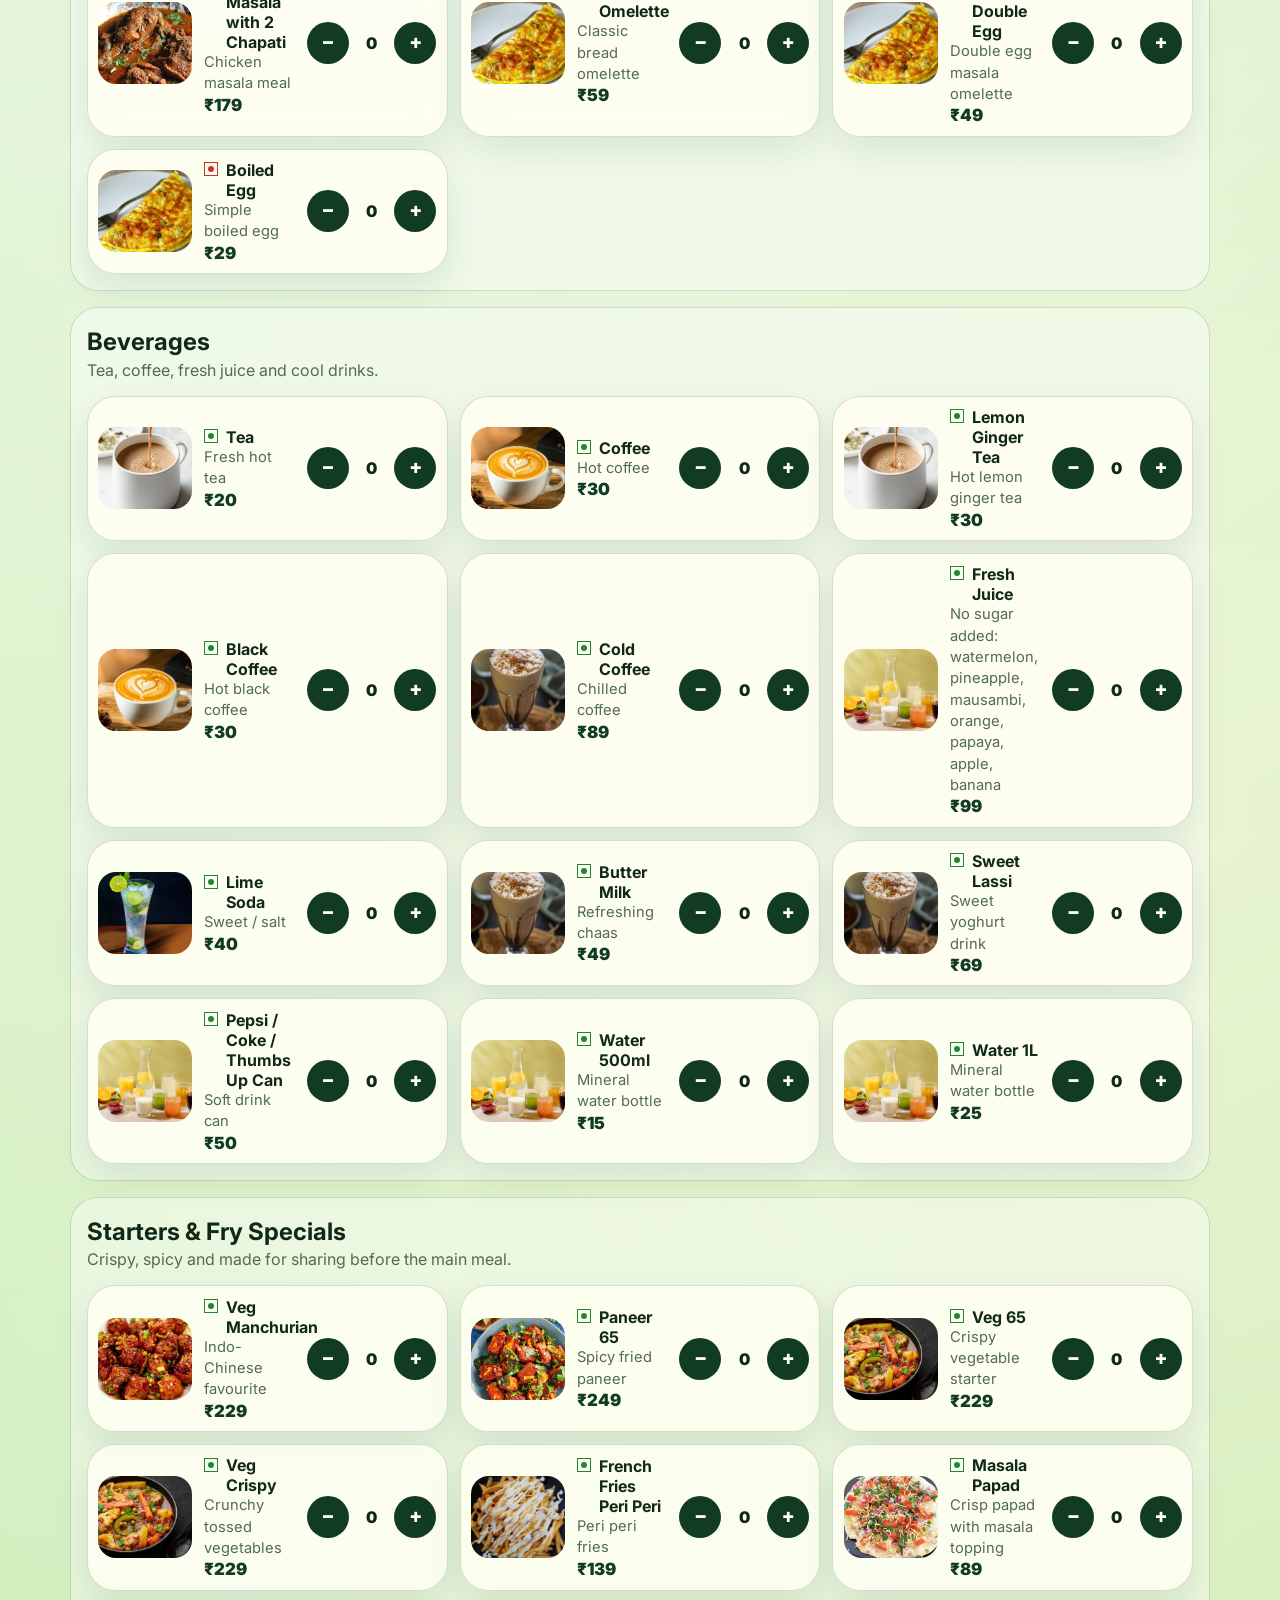
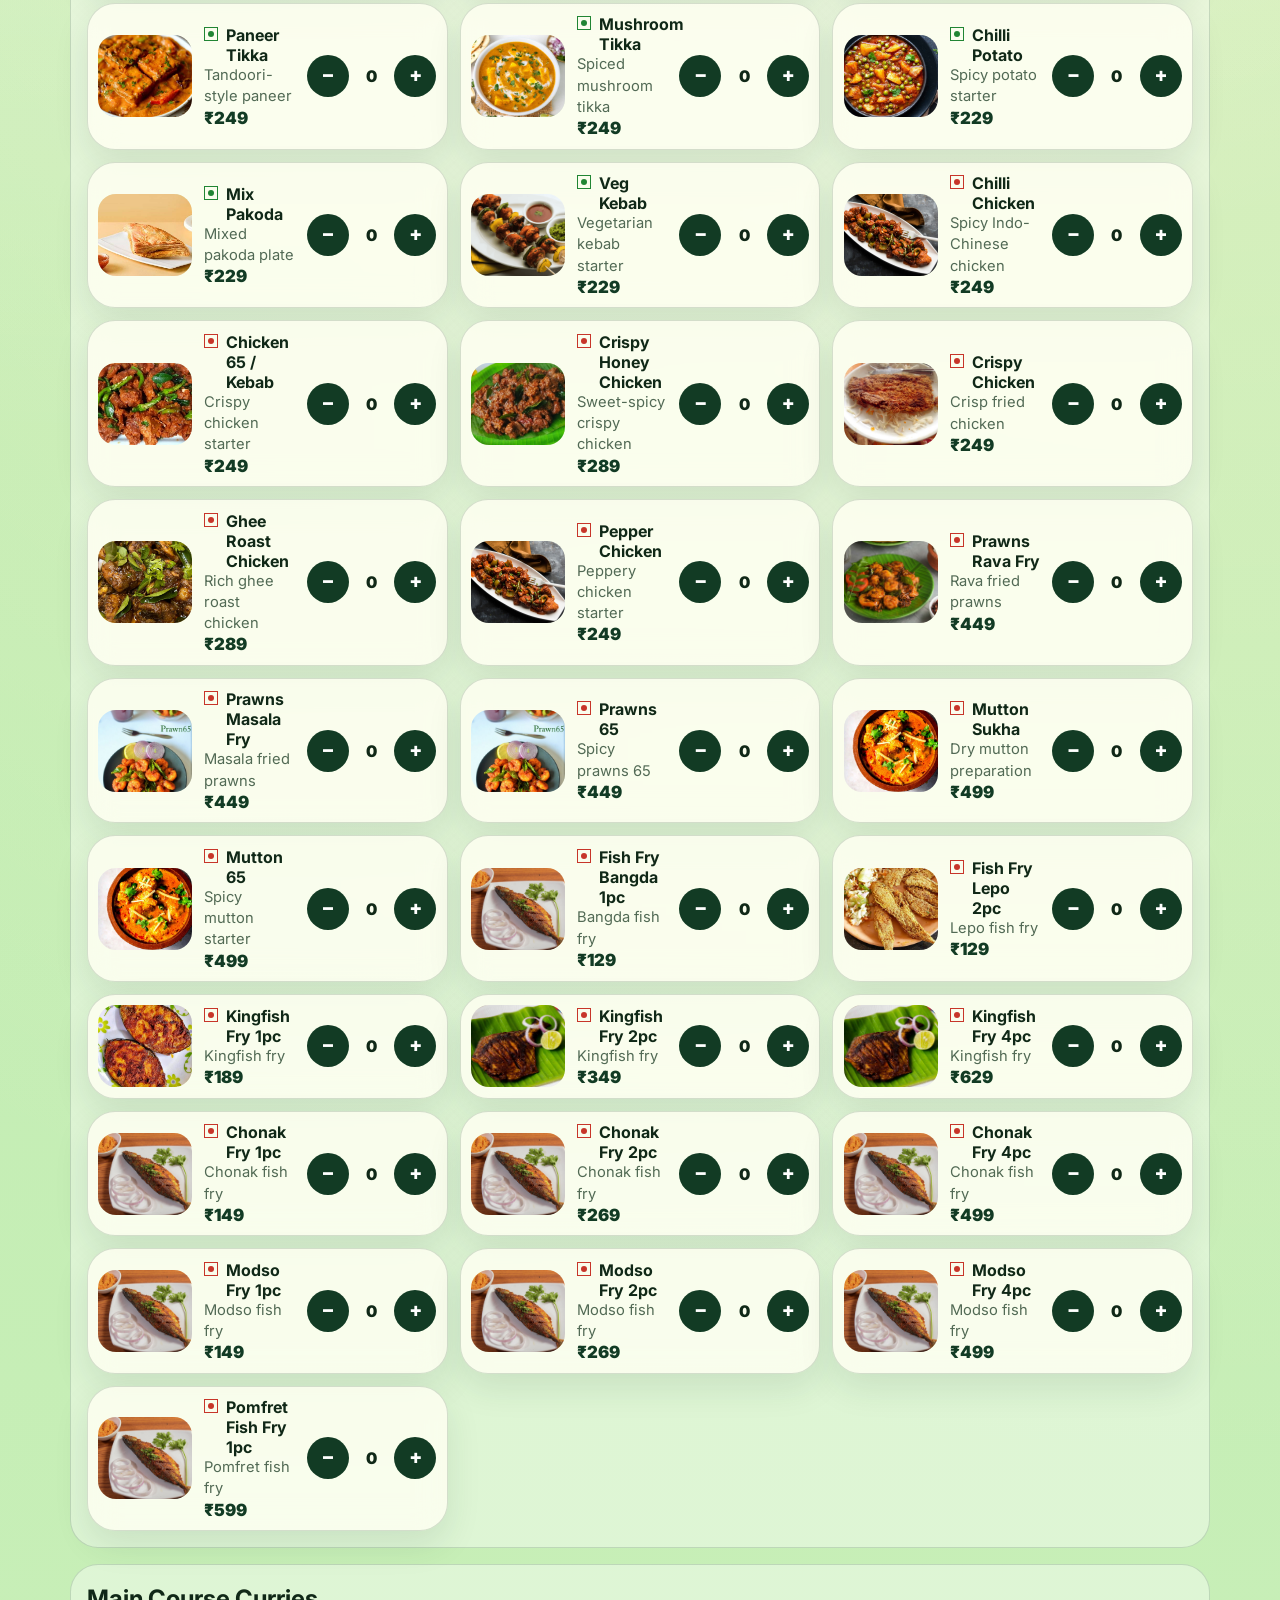
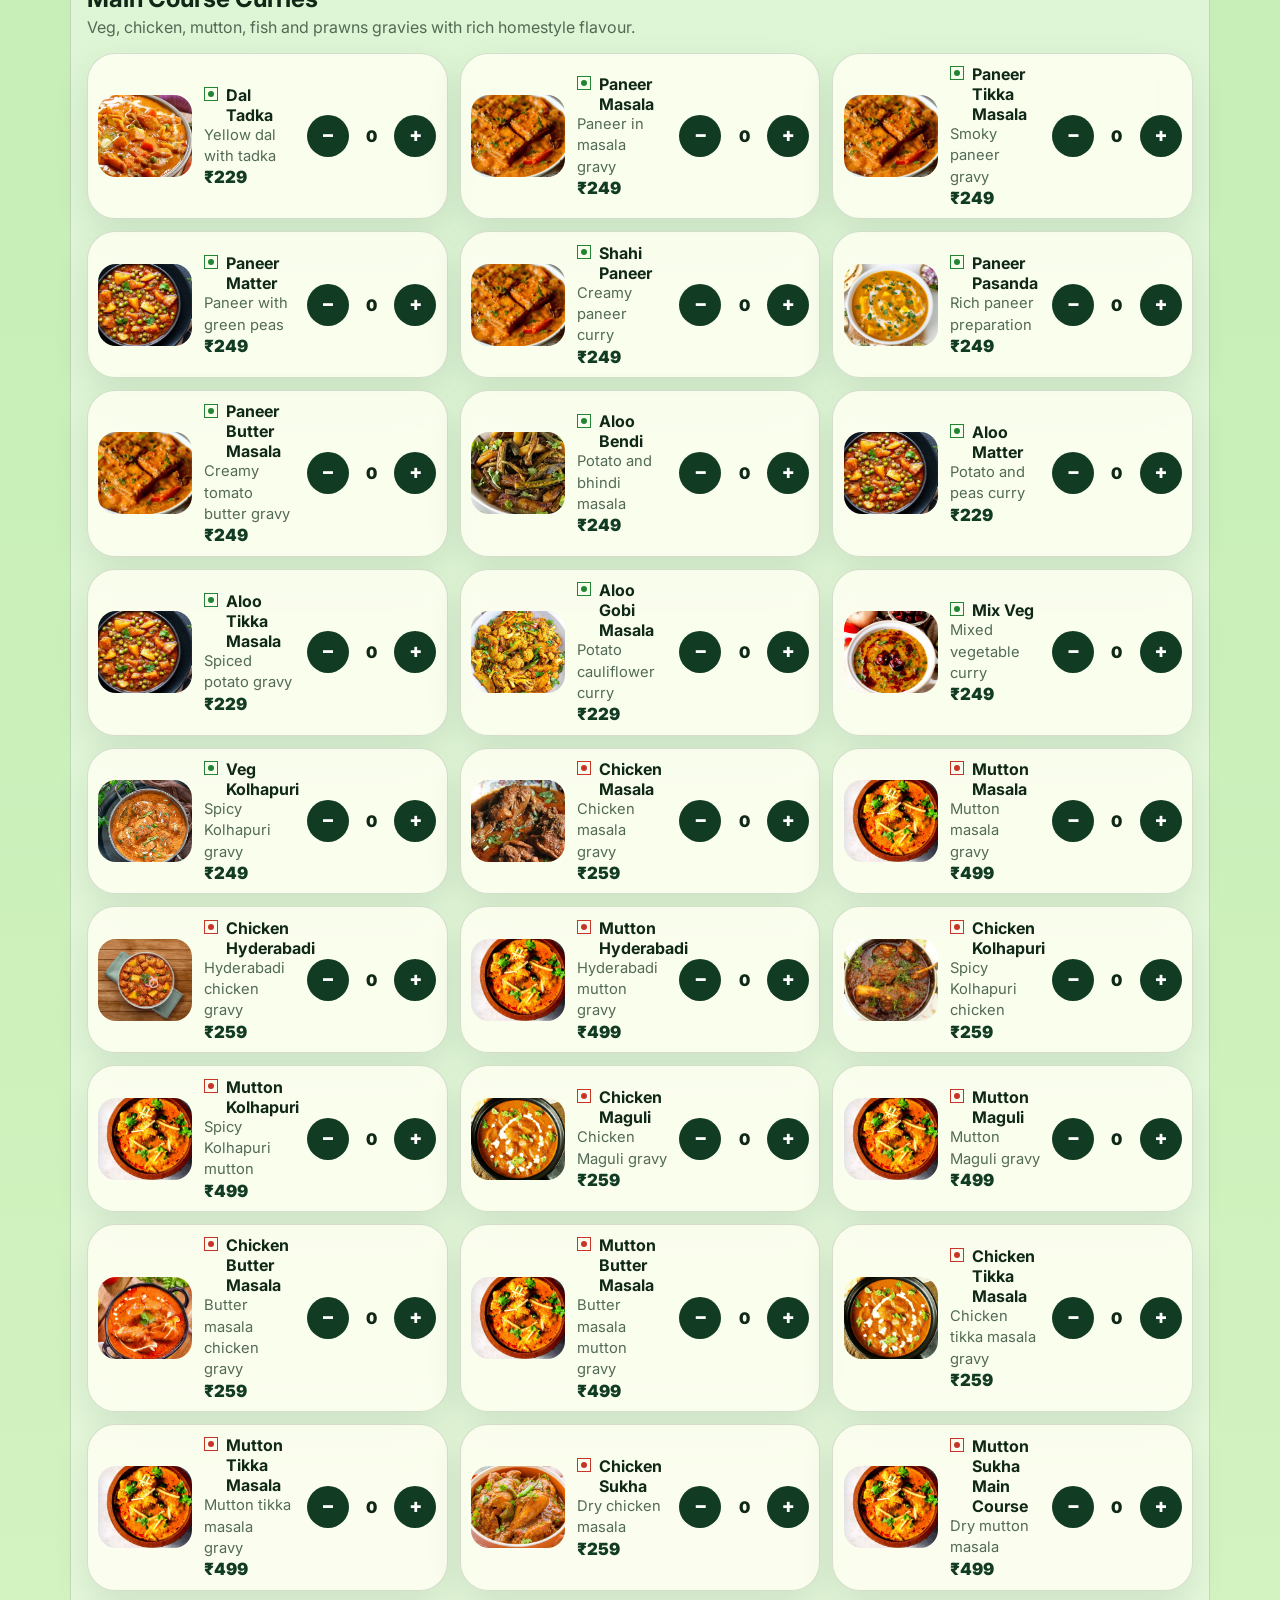
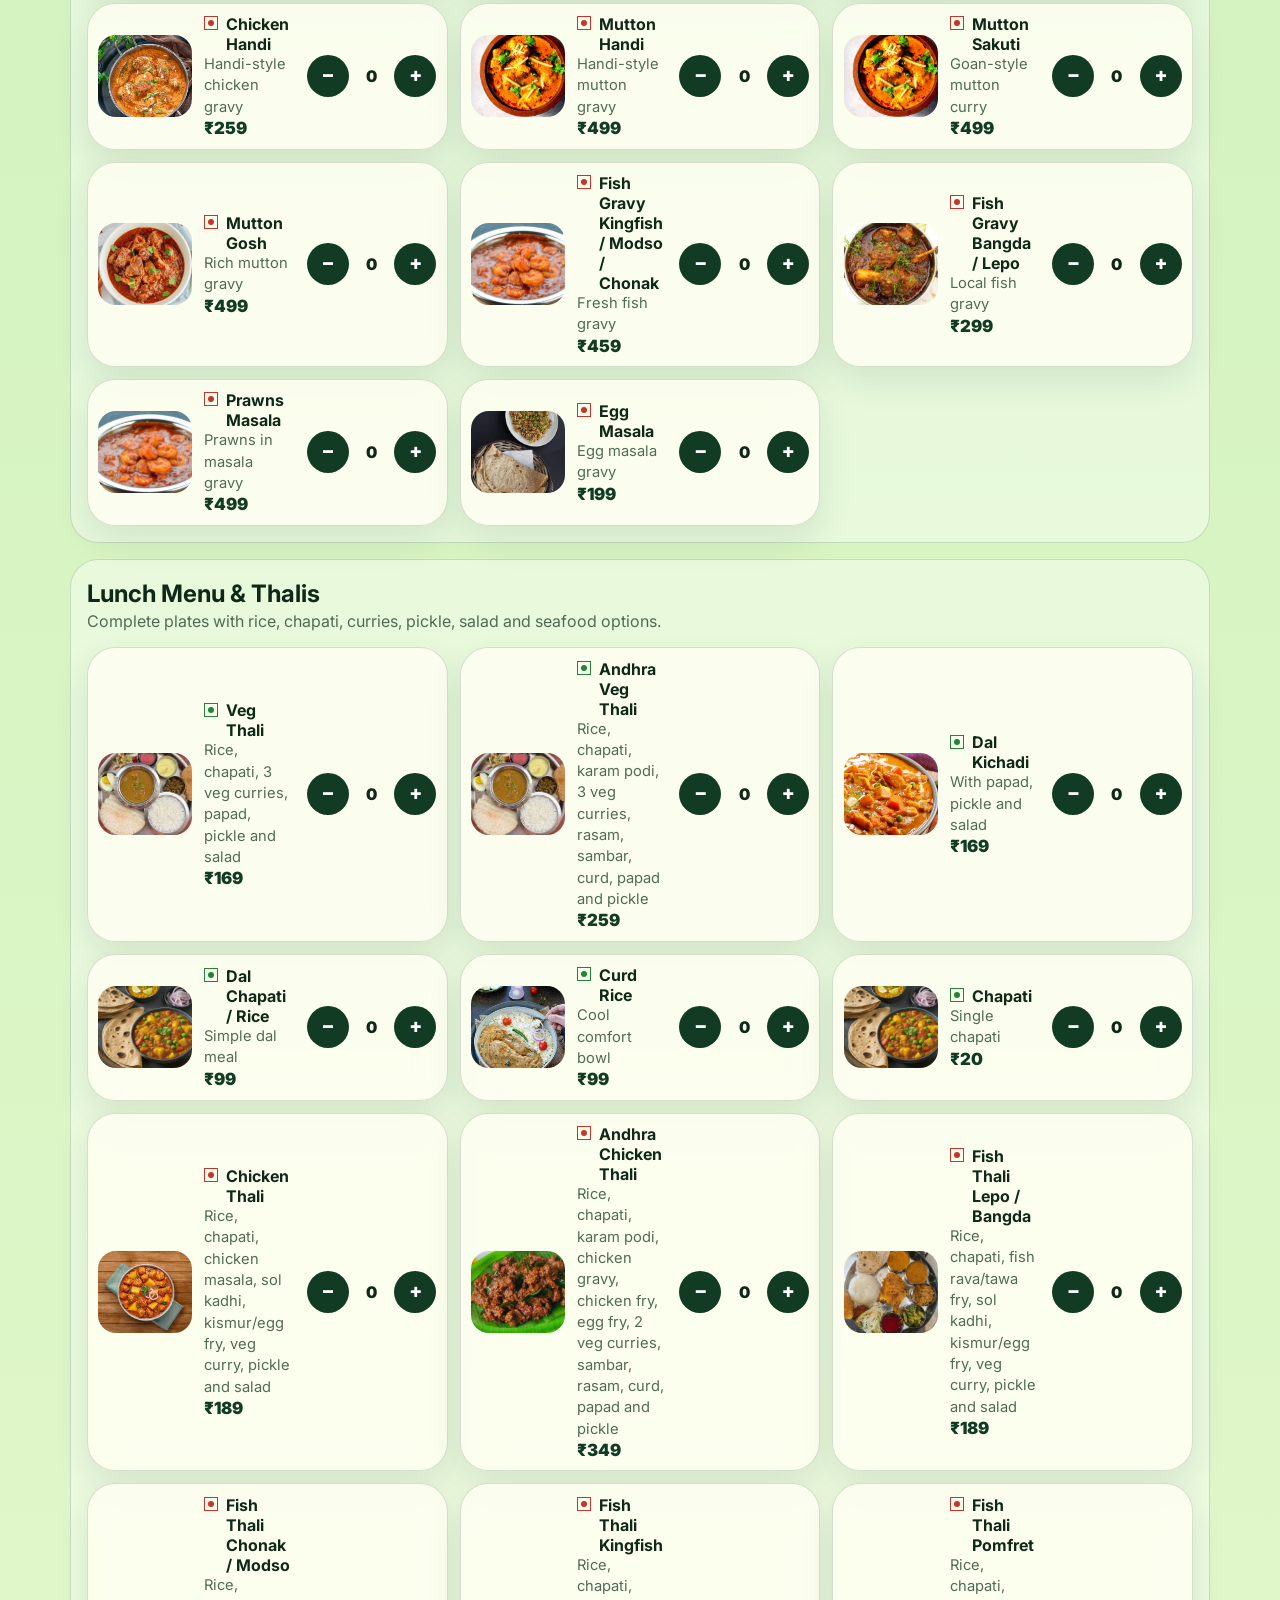
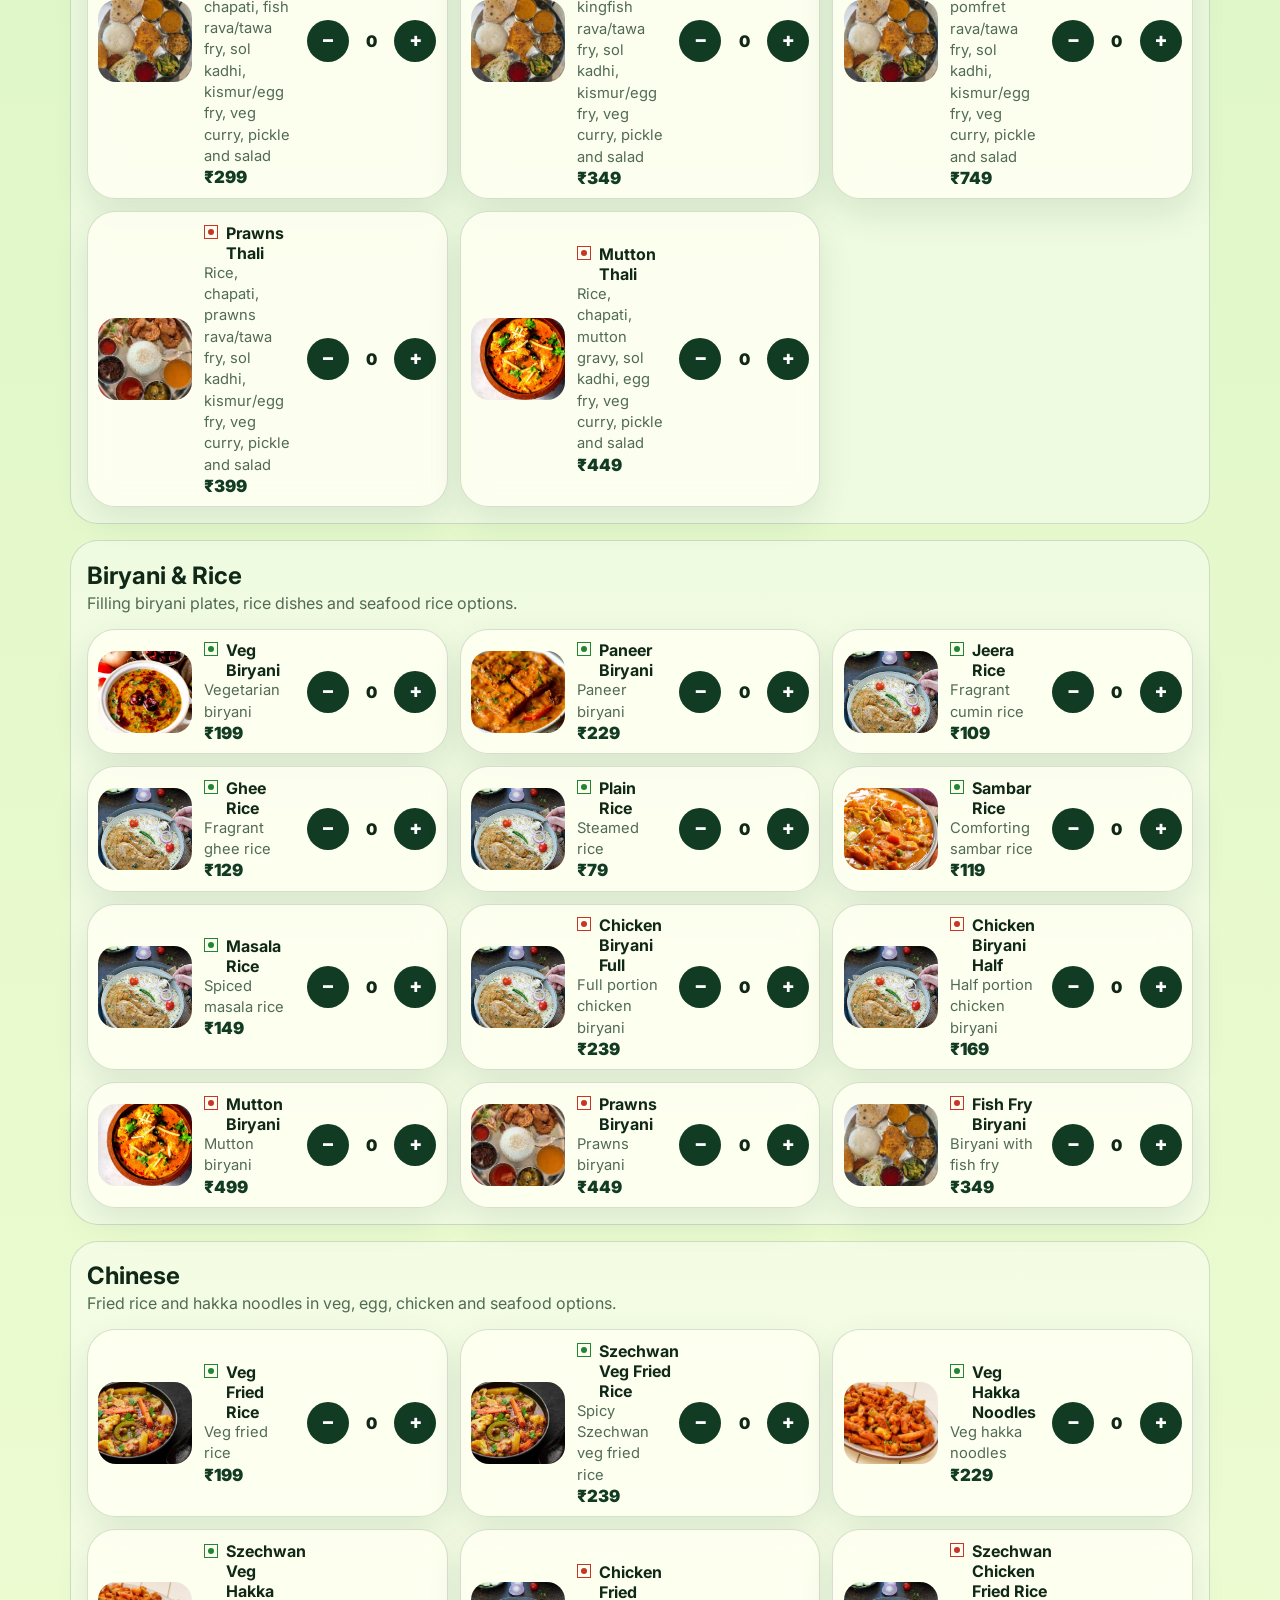
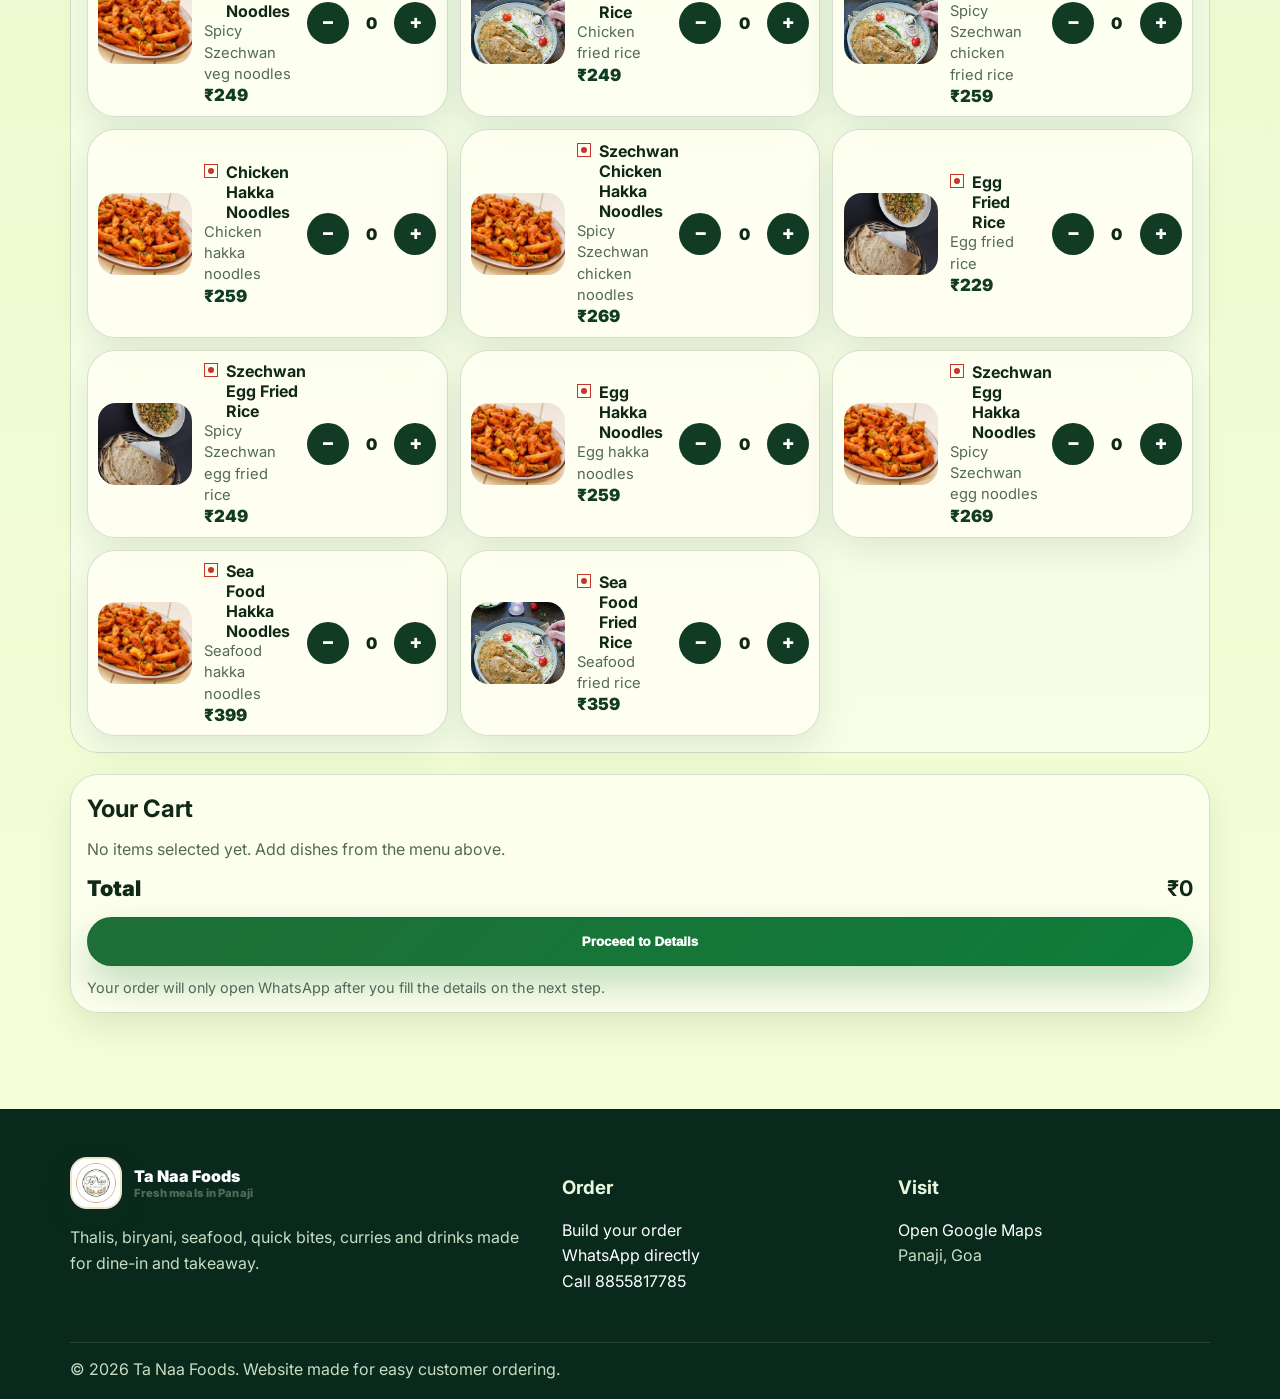
<file: order.html>
<!DOCTYPE html><html lang="en"><head><meta charset="UTF-8"><meta name="viewport" content="width=device-width, initial-scale=1.0"><meta name="theme-color" content="#b3e6a3"><link rel="icon" href="favicon.svg" type="image/svg+xml"><link rel="preconnect" href="https://fonts.googleapis.com"><link rel="preconnect" href="https://fonts.gstatic.com" crossorigin><link href="https://fonts.googleapis.com/css2?family=Inter:wght@400;600;700;800;900&display=swap" rel="stylesheet"><link rel="stylesheet" href="styles.css"><title>Order Ta Naa Foods on WhatsApp | Dine-in & Takeaway</title><meta name="description" content="Select dishes from Ta Naa Foods, review your cart, fill your name, choose dine-in or takeaway and send the complete prefilled order on WhatsApp."></head><body><div class="floating-vibes" aria-hidden="true"><img src="leaf-float-1.png" alt=""><img src="cheeseefries.png" alt=""><img src="leaf-float-2.png" alt=""><img src="chickenskwers.png" alt=""><img src="leaf-float-3.png" alt=""><img src="fishfry.jpg" alt=""></div><a class="skip-link" href="#main">Skip to content</a><div class="topbar"><div class="container"><span>4.9 ★ from 142 customer reviews</span><a href="tel:+918855817785">Order / Call: 8855817785</a></div></div>
<nav class="navbar"><div class="container nav-inner"><a class="brand" href="index.html"><img class="brand-logo" src="tanaa-logo.jpg" alt="Ta Naa Foods logo"><span>Ta Naa Foods<small>Panaji • Homestyle Meals</small></span></a><button class="nav-toggle" aria-label="Open menu" aria-expanded="false">☰</button><div class="nav-backdrop"></div><div class="nav-links"><a class="" href="index.html">Home</a><a class="" href="menu.html">Menu</a><a class="nav-cta active" href="order.html">Order Now <span data-cart-count></span></a><a class="" href="reviews.html">Reviews</a><a class="" href="contact.html">Contact</a></div></div></nav><main id="main"><section class="section"><div class="container"><div class="order-stage" data-menu-stage><div class="section-head reveal visible"><div><span class="section-kicker">Order</span><h1 class="page-title">First choose your <span>food.</span></h1></div><p>Add or remove anything from the full menu. Your cart will appear below, then you can proceed to your name, order type and payment details.</p></div><div class="order-status"><div class="status-card"><strong data-cart-count-large>0 items</strong><span class="muted">Selected in your cart</span></div><div class="status-card"><strong data-cart-total>₹0</strong><span class="muted">Estimated total</span></div><div class="status-card"><strong>8855817785</strong><span class="muted">WhatsApp / call inquiries</span></div></div><div class="order-tools"><input class="searchbox" data-order-search type="search" placeholder="Search items to add: thali, chicken, paneer, biryani..."><a class="btn secondary" href="tel:+918855817785">Call 8855817785</a></div><div class="chips" data-order-chips></div><div data-order-menu></div><div class="sticky-cart" data-sticky-cart style="display:none"><strong><span data-sticky-count>0 items</span> • <span data-sticky-total>₹0</span></strong><button type="button">View Cart</button></div><section class="cart-panel" data-cart-section><h2>Your Cart</h2><div data-cart-items></div><div class="cart-total"><span>Total</span><strong data-cart-total>₹0</strong></div><button class="btn primary" type="button" data-proceed style="width:100%">Proceed to Details</button><p class="muted" style="font-size:.9rem;margin:.8rem 0 0">Your order will only open WhatsApp after you fill the details on the next step.</p></section></div><div class="order-stage hidden" data-details-stage><div class="section-head reveal visible"><div><span class="section-kicker">Final Details</span><h1 class="page-title">Now confirm your <span>order.</span></h1></div><p>Fill your name, choose dine-in or takeaway, select Cash or UPI, and the WhatsApp message will be ready to send.</p></div><div class="order-final-panel"><h2>Selected Items</h2><div class="final-summary" data-final-summary></div><form class="form-grid" data-order-form><div class="field"><label for="customerName">Name</label><input id="customerName" name="customerName" type="text" placeholder="Enter your name" required></div><div class="field"><label for="orderType">Order Type</label><select id="orderType" name="orderType" required><option value="Takeaway">Takeaway</option><option value="Dine-in">Dine-in</option></select></div><div class="field"><label for="paymentMode">Payment</label><select id="paymentMode" name="paymentMode" required><option value="Cash">Cash</option><option value="UPI">UPI</option></select></div><div class="field"><label for="notes">Extra Notes</label><textarea id="notes" name="notes" rows="3" placeholder="Less spicy, parcel timing, extra chapati..."></textarea></div><div><label class="field"><span style="display:block;font-size:.82rem;font-weight:950;color:var(--leaf);margin-bottom:.35rem">WhatsApp message preview</span></label><div class="preview" data-order-preview></div></div><div class="final-actions"><button class="btn secondary" type="button" data-back-to-menu>Back to Menu</button><button class="btn primary" type="submit">Send Order on WhatsApp</button></div><p class="muted" style="font-size:.9rem;margin:0">You can review and edit the WhatsApp message before sending.</p></form></div></div></div></section></main><footer class="footer"><div class="container footer-grid"><div><a class="brand" href="index.html"><img class="brand-logo" src="tanaa-logo.jpg" alt="Ta Naa Foods logo"><span>Ta Naa Foods<small>Fresh meals in Panaji</small></span></a><p>Thalis, biryani, seafood, quick bites, curries and drinks made for dine-in and takeaway.</p></div><div><h3>Order</h3><p><a href="order.html">Build your order</a><br><a href="https://wa.me/918855817785">WhatsApp directly</a><br><a href="tel:+918855817785">Call 8855817785</a></p></div><div><h3>Visit</h3><p><a href="https://maps.app.goo.gl/woMvUQoTHi4Z85hK6" target="_blank" rel="noopener">Open Google Maps</a><br>Panaji, Goa</p></div></div><div class="container footer-bottom">© <span data-year></span> Ta Naa Foods. Website made for easy customer ordering.</div></footer><script src="menu-data.js"></script><script src="order.js"></script><script src="main.js"></script></body></html>
</file>
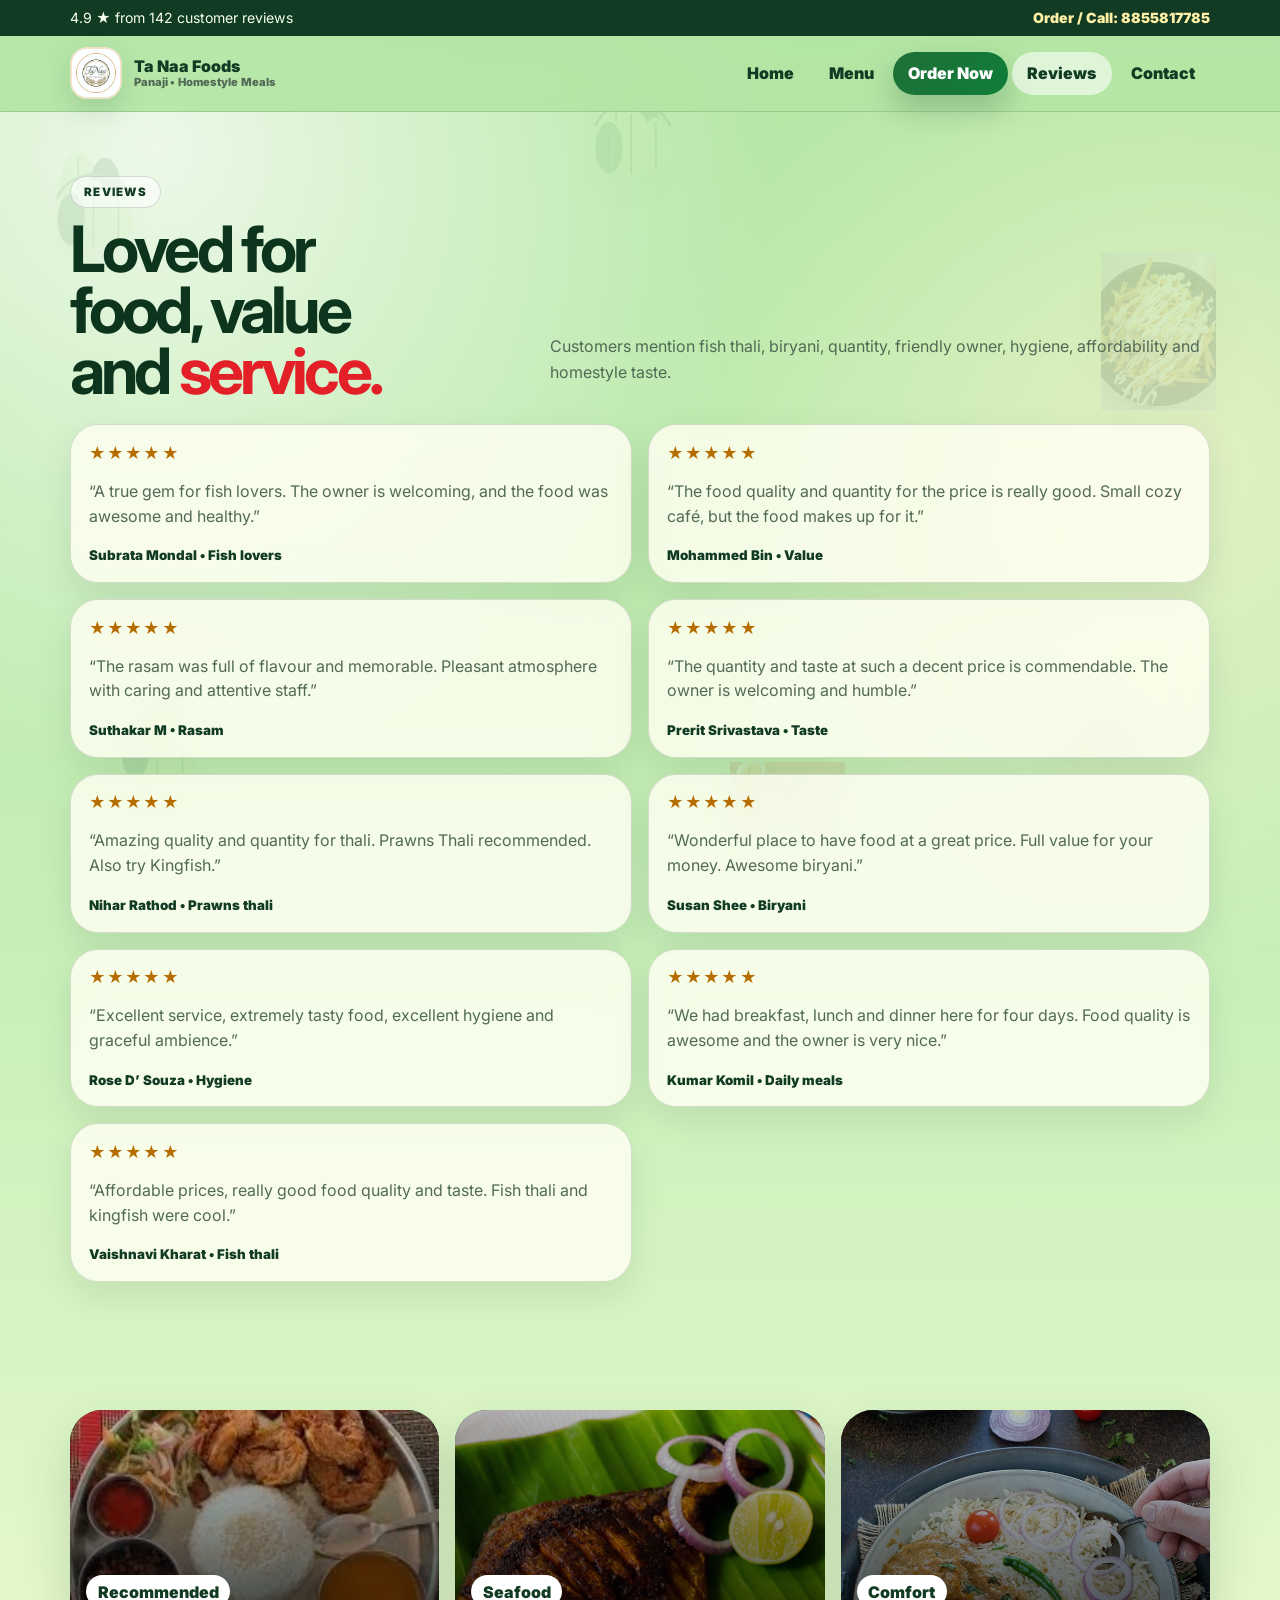
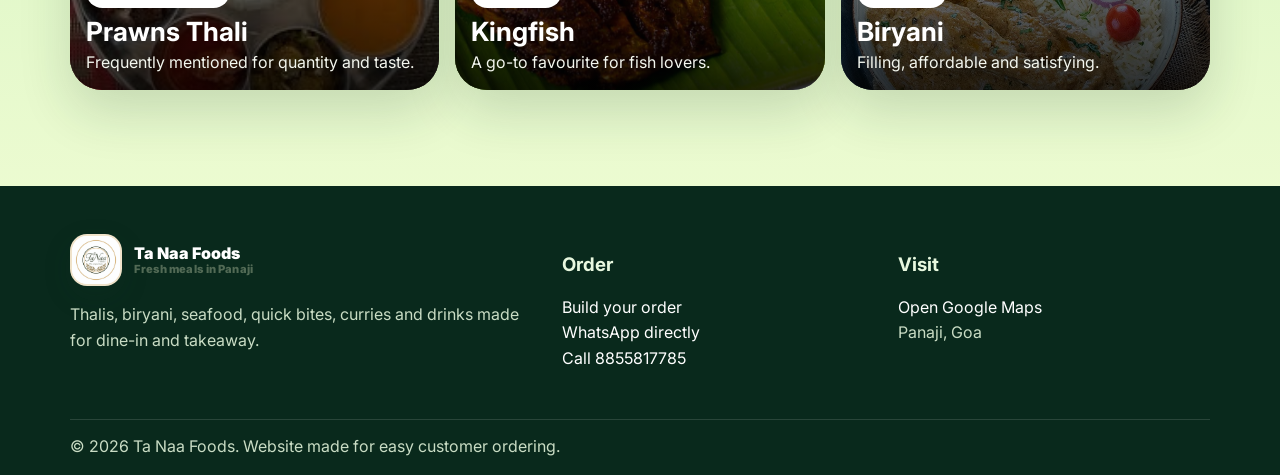
<file: reviews.html>
<!DOCTYPE html><html lang="en"><head><meta charset="UTF-8"><meta name="viewport" content="width=device-width, initial-scale=1.0"><meta name="theme-color" content="#b3e6a3"><link rel="icon" href="favicon.svg" type="image/svg+xml"><link rel="preconnect" href="https://fonts.googleapis.com"><link rel="preconnect" href="https://fonts.gstatic.com" crossorigin><link href="https://fonts.googleapis.com/css2?family=Inter:wght@400;600;700;800;900&display=swap" rel="stylesheet"><link rel="stylesheet" href="styles.css"><title>Ta Naa Foods Reviews | 4.9 Rated Panaji Restaurant</title><meta name="description" content="Read customer highlights for Ta Naa Foods Panaji: fish thali, biryani, value for money, hygiene, friendly service and homestyle food."></head><body><div class="floating-vibes" aria-hidden="true"><img src="leaf-float-1.png" alt=""><img src="cheeseefries.png" alt=""><img src="leaf-float-2.png" alt=""><img src="chickenskwers.png" alt=""><img src="leaf-float-3.png" alt=""><img src="fishfry.jpg" alt=""></div><a class="skip-link" href="#main">Skip to content</a><div class="topbar"><div class="container"><span>4.9 ★ from 142 customer reviews</span><a href="tel:+918855817785">Order / Call: 8855817785</a></div></div>
<nav class="navbar"><div class="container nav-inner"><a class="brand" href="index.html"><img class="brand-logo" src="tanaa-logo.jpg" alt="Ta Naa Foods logo"><span>Ta Naa Foods<small>Panaji • Homestyle Meals</small></span></a><button class="nav-toggle" aria-label="Open menu" aria-expanded="false">☰</button><div class="nav-backdrop"></div><div class="nav-links"><a class="" href="index.html">Home</a><a class="" href="menu.html">Menu</a><a class="nav-cta" href="order.html">Order Now <span data-cart-count></span></a><a class="active" href="reviews.html">Reviews</a><a class="" href="contact.html">Contact</a></div></div></nav><main id="main"><section class="section"><div class="container"><div class="section-head reveal visible"><div><span class="section-kicker">Reviews</span><h1 class="page-title">Loved for food, value and <span>service.</span></h1></div><p>Customers mention fish thali, biryani, quantity, friendly owner, hygiene, affordability and homestyle taste.</p></div><div class="reviews-grid" data-reviews></div></div></section><section class="section"><div class="container"><div class="popular-grid"><article class="popular reveal"><img src="prawnsthali.jpg" alt="Prawns thali"><div class="popular-content"><strong>Recommended</strong><h3>Prawns Thali</h3><p>Frequently mentioned for quantity and taste.</p></div></article><article class="popular reveal"><img src="kingfishfry2.jpg" alt="Kingfish fry"><div class="popular-content"><strong>Seafood</strong><h3>Kingfish</h3><p>A go-to favourite for fish lovers.</p></div></article><article class="popular reveal"><img src="chickenrice.jpg" alt="Biryani"><div class="popular-content"><strong>Comfort</strong><h3>Biryani</h3><p>Filling, affordable and satisfying.</p></div></article></div></div></section></main><footer class="footer"><div class="container footer-grid"><div><a class="brand" href="index.html"><img class="brand-logo" src="tanaa-logo.jpg" alt="Ta Naa Foods logo"><span>Ta Naa Foods<small>Fresh meals in Panaji</small></span></a><p>Thalis, biryani, seafood, quick bites, curries and drinks made for dine-in and takeaway.</p></div><div><h3>Order</h3><p><a href="order.html">Build your order</a><br><a href="https://wa.me/918855817785">WhatsApp directly</a><br><a href="tel:+918855817785">Call 8855817785</a></p></div><div><h3>Visit</h3><p><a href="https://maps.app.goo.gl/woMvUQoTHi4Z85hK6" target="_blank" rel="noopener">Open Google Maps</a><br>Panaji, Goa</p></div></div><div class="container footer-bottom">© <span data-year></span> Ta Naa Foods. Website made for easy customer ordering.</div></footer><script src="menu-data.js"></script><script>const target=document.querySelector('[data-reviews]');if(target){target.innerHTML=REVIEWS.map(r=>`<article class="review reveal visible"><div class="stars">★★★★★</div><p>“${r.text}”</p><small>${r.name} • ${r.tag}</small></article>`).join('');}</script><script src="main.js"></script></body></html>
</file>
<file: styles.css>
:root{
  --bg:#b3e6a3;
  --bg-soft:#d7f6ca;
  --cream:#fffdf1;
  --cream-2:#fff6d5;
  --leaf:#123b24;
  --leaf-mid:#1f6f37;
  --leaf-light:#2e8b46;
  --gold:#c99a43;
  --gold-2:#e5bd68;
  --red:#e31f28;
  --ink:#102817;
  --muted:#526a55;
  --card:rgba(255,255,242,.82);
  --line:rgba(18,59,36,.16);
  --shadow:0 22px 52px rgba(18,59,36,.16);
  --shadow-soft:0 14px 34px rgba(18,59,36,.10);
  --radius:28px;
}
*{box-sizing:border-box}
html{scroll-behavior:smooth}
body{margin:0;font-family:Inter,system-ui,-apple-system,BlinkMacSystemFont,"Segoe UI",sans-serif;color:var(--ink);background:radial-gradient(circle at 12% 7%,rgba(255,255,255,.75),transparent 28%),radial-gradient(circle at 92% 22%,rgba(255,246,213,.56),transparent 26%),linear-gradient(180deg,var(--bg),#c8efb8 46%,#f8ffd9 100%);overflow-x:hidden}
a{color:inherit;text-decoration:none}img{max-width:100%;display:block}.container{width:min(1140px,92vw);margin-inline:auto}.skip-link{position:absolute;left:-999px;top:0;background:#fff;padding:.8rem;z-index:999}.skip-link:focus{left:1rem;top:1rem}.muted{color:var(--muted)}
body.nav-open{overflow:hidden}.topbar{background:var(--leaf);color:#f4ffe9;font-size:.88rem;position:relative;z-index:80}.topbar .container{display:flex;align-items:center;justify-content:space-between;gap:1rem;padding:.58rem 0}.topbar a{color:#fff0a6;font-weight:950}.navbar{position:sticky;top:0;z-index:90;background:rgba(179,230,163,.9);backdrop-filter:blur(18px);border-bottom:1px solid var(--line)}.nav-inner{display:flex;align-items:center;justify-content:space-between;padding:.72rem 0}.brand{display:flex;align-items:center;gap:.72rem;font-weight:950;line-height:1;color:var(--leaf)}.brand-logo{width:52px;height:52px;border-radius:17px;background:#fff;box-shadow:0 10px 28px rgba(18,59,36,.16);object-fit:cover;border:2px solid rgba(201,154,67,.28)}.brand small{display:block;font-size:.7rem;font-weight:850;color:var(--muted);margin-top:.24rem;letter-spacing:.01em}.nav-toggle{width:48px;height:48px;border:0;border-radius:18px;background:#fff;color:var(--leaf);font-size:1.35rem;font-weight:950;box-shadow:var(--shadow-soft);display:grid;place-items:center;cursor:pointer}.nav-backdrop{position:fixed;inset:0;background:rgba(8,31,18,.42);z-index:91;opacity:0;visibility:hidden;transition:.24s ease}.nav-backdrop.show{opacity:1;visibility:visible}.nav-links{position:fixed;z-index:92;top:0;right:0;bottom:0;width:min(84vw,360px);background:linear-gradient(180deg,#f8fff3,#ecffdf);box-shadow:-28px 0 64px rgba(8,31,18,.24);padding:6rem 1rem 1rem;display:flex;flex-direction:column;gap:.55rem;transform:translateX(110%);transition:.28s ease;border-left:1px solid var(--line)}.nav-links.open{transform:translateX(0)}.nav-links a{font-weight:950;color:var(--leaf);padding:1rem 1.05rem;border-radius:18px;background:rgba(255,255,255,.55);border:1px solid rgba(18,59,36,.08)}.nav-links a.active{background:var(--leaf);color:#fff}.nav-cta{background:linear-gradient(135deg,var(--leaf-mid),#0f7d39)!important;color:#fff!important;box-shadow:0 14px 30px rgba(18,59,36,.24)}
.floating-vibes{position:fixed;inset:0;z-index:0;pointer-events:none;overflow:hidden}.floating-vibes img{position:absolute;width:clamp(54px,9vw,120px);height:auto;object-fit:contain;opacity:.14;filter:drop-shadow(0 20px 26px rgba(18,59,36,.18));animation:floatFood 14s ease-in-out infinite alternate}.floating-vibes img:nth-child(1){left:3vw;top:16vh;animation-duration:15s}.floating-vibes img:nth-child(2){right:5vw;top:28vh;animation-delay:-4s}.floating-vibes img:nth-child(3){left:8vw;bottom:12vh;animation-delay:-7s}.floating-vibes img:nth-child(4){right:9vw;bottom:16vh;animation-delay:-5s}.floating-vibes img:nth-child(5){left:45vw;top:8vh;animation-delay:-2s}.floating-vibes img:nth-child(6){right:34vw;bottom:7vh;animation-delay:-8s}@keyframes floatFood{from{transform:translate3d(0,0,0) rotate(-7deg)}to{transform:translate3d(18px,-34px,0) rotate(10deg)}}main,.footer,.navbar,.topbar{position:relative;z-index:1}
.hero{padding:2.2rem 0 2.8rem;position:relative}.hero-grid{display:grid;gap:2rem;align-items:center}.eyebrow,.section-kicker{display:inline-flex;align-items:center;gap:.45rem;border-radius:999px;border:1px solid var(--line);background:rgba(255,255,255,.6);padding:.52rem .82rem;color:var(--leaf);font-size:.72rem;font-weight:950;letter-spacing:.11em;text-transform:uppercase}.hero h1,.page-title{font-size:clamp(2.7rem,12vw,5.7rem);line-height:.9;letter-spacing:-.07em;margin:1rem 0;color:#0d351d;text-wrap:balance}.hero h1 span,.page-title span{color:var(--red)}.lead{font-size:1.03rem;line-height:1.7;color:#405942;max-width:690px}.hero-actions{display:grid;gap:.75rem;margin:1.35rem 0}.btn{display:inline-flex;align-items:center;justify-content:center;gap:.55rem;border:1px solid var(--line);border-radius:999px;padding:1rem 1.2rem;font-weight:950;cursor:pointer;transition:.24s ease;text-align:center}.btn.primary{background:linear-gradient(135deg,var(--leaf-mid),#0e7c3a);color:#fff;box-shadow:0 18px 38px rgba(15,125,57,.27)}.btn.secondary{background:rgba(255,255,255,.68);color:var(--leaf)}.btn.gold{background:linear-gradient(135deg,var(--gold),var(--gold-2));color:#1a2718;border:0}.btn:hover{transform:translateY(-2px)}.hero-points{display:grid;grid-template-columns:1fr;gap:.7rem}.point{background:rgba(255,255,255,.62);border:1px solid var(--line);border-radius:22px;padding:1rem}.point strong{display:block;color:var(--leaf);font-size:1.35rem}.point span{font-size:.9rem;color:var(--muted);font-weight:850}
.food-showcase{display:grid;gap:1rem}.show-card{position:relative;border-radius:30px;padding:.58rem;background:rgba(255,255,255,.72);border:1px solid rgba(255,255,255,.7);box-shadow:var(--shadow)}.show-card img{height:240px;width:100%;object-fit:cover;border-radius:24px}.show-label{margin-top:.6rem;background:var(--cream);border:1px solid var(--line);border-radius:22px;padding:.9rem;box-shadow:var(--shadow-soft)}.show-label strong{display:block;color:var(--leaf);font-size:1.1rem}.show-label span{display:block;color:var(--muted);line-height:1.45;margin-top:.2rem;font-weight:650}.show-card:nth-child(2){transform:none}.show-card:nth-child(3){display:none}
.section{padding:2.6rem 0}.section-head{display:grid;gap:.8rem;margin-bottom:1.4rem}.section-head h1,.section-head h2{font-size:clamp(2rem,9vw,4rem);line-height:.95;letter-spacing:-.06em;margin:.7rem 0 0;text-wrap:balance}.section-head p{color:var(--muted);line-height:1.65;max-width:660px}.popular-grid,.feature-grid,.reviews-grid,.contact-grid,.dish-grid,.menu-pages,.gallery-strip{display:grid;grid-template-columns:1fr;gap:1rem}.popular{position:relative;min-height:280px;border-radius:32px;overflow:hidden;background:#111;color:#fff;box-shadow:var(--shadow)}.popular img{position:absolute;inset:0;width:100%;height:100%;object-fit:cover;opacity:.85;transition:.32s ease}.popular:hover img{transform:scale(1.06)}.popular:after{content:'';position:absolute;inset:0;background:linear-gradient(180deg,rgba(0,0,0,.05),rgba(0,0,0,.78))}.popular-content{position:absolute;z-index:1;left:1rem;right:1rem;bottom:1rem}.popular strong{display:inline-flex;background:#fff;color:var(--leaf);border-radius:999px;padding:.42rem .72rem;font-weight:950}.popular h3{font-size:1.65rem;margin:.4rem 0 .2rem}.popular p{margin:0;color:#f3f6ee;line-height:1.5}.feature,.review,.dish-card,.order-dish,.menu-page-card,.contact-card,.cart-panel,.order-final-panel{background:var(--card);border:1px solid var(--line);border-radius:var(--radius);box-shadow:var(--shadow-soft);backdrop-filter:blur(14px)}.feature{padding:1rem}.feature img{height:165px;width:100%;object-fit:cover;border-radius:22px;margin-bottom:1rem}.feature h3,.review h3{margin:.2rem 0}.feature p,.review p,.contact-card p{color:var(--muted);line-height:1.55}.location-card{display:grid;gap:1rem;background:linear-gradient(135deg,var(--leaf),#0b2b1d);color:#fff;border-radius:34px;padding:1rem;overflow:hidden;box-shadow:var(--shadow)}.location-info{padding:1.2rem}.location-info p{color:#dcebd8}.map-frame{border:0;width:100%;min-height:330px;border-radius:26px}.gallery-strip img{height:140px;width:100%;object-fit:cover;border-radius:24px;border:1px solid var(--line);box-shadow:var(--shadow-soft)}
.menu-tools,.order-tools{display:grid;gap:.75rem;margin-bottom:1rem}.searchbox,.field input,.field select,.field textarea{width:100%;border:1px solid var(--line);border-radius:18px;padding:1rem 1.05rem;background:rgba(255,255,255,.82);outline:none;color:var(--ink);font-size:16px}.searchbox{border-radius:999px}.toggle-label{display:flex;align-items:center;justify-content:center;gap:.55rem;border:1px solid var(--line);background:rgba(255,255,255,.72);border-radius:999px;padding:.88rem 1rem;font-weight:950;white-space:nowrap}.chips{display:flex;gap:.65rem;overflow:auto;padding:.35rem 0 1rem;margin:0 -4vw 1rem;padding-left:4vw;padding-right:4vw;scrollbar-width:none}.chips::-webkit-scrollbar{display:none}.chip{border:1px solid var(--line);background:rgba(255,255,255,.72);color:var(--leaf);border-radius:999px;padding:.74rem 1rem;font-weight:950;white-space:nowrap;cursor:pointer}.chip.active{background:var(--leaf);color:#fff}.menu-category{margin-bottom:2.5rem;scroll-margin-top:105px}.category-head{display:grid;gap:.5rem;margin-bottom:1rem}.category-head h2{margin:.45rem 0 0;font-size:clamp(1.65rem,7vw,2.8rem);line-height:1;letter-spacing:-.04em}.category-head p{margin:0;color:var(--muted);line-height:1.55}.dish-card{overflow:hidden;display:flex;flex-direction:column;transition:.24s ease}.dish-card:hover,.order-dish:hover{transform:translateY(-3px);box-shadow:var(--shadow)}.dish-img{height:200px;width:100%;object-fit:cover;background:#e7f5d9}.dish-body{padding:1rem;display:flex;flex-direction:column;gap:.6rem;flex:1}.dish-main{display:flex;justify-content:space-between;gap:.8rem;align-items:flex-start}.dish-card h3,.order-dish h3{margin:0;font-size:1rem;line-height:1.25}.dish-card p,.order-dish p{margin:0;color:var(--muted);line-height:1.45;font-size:.92rem}.dish-price{color:var(--leaf);font-weight:950;white-space:nowrap;font-size:1.05rem}.food-mark{width:14px;height:14px;border:1px solid currentColor;display:inline-flex;align-items:center;justify-content:center;flex:0 0 auto;margin-top:.13rem}.food-mark:after{content:'';width:6px;height:6px;border-radius:50%;background:currentColor}.food-mark.veg{color:#218533}.food-mark.nonveg{color:#c73529}.dish-title-row{display:flex;gap:.5rem;align-items:flex-start}.menu-page-card{padding:.5rem;overflow:hidden}.menu-page-card img{width:100%;height:auto;max-height:520px;object-fit:contain;background:var(--bg);border-radius:20px}.empty-state{background:rgba(255,255,255,.7);border:1px solid var(--line);border-radius:24px;padding:2rem;text-align:center;color:var(--muted)}
.order-stage{display:block}.order-stage.hidden{display:none}.order-status{display:grid;gap:.75rem;margin:1rem 0 1.3rem}.status-card{background:rgba(255,255,255,.68);border:1px solid var(--line);border-radius:22px;padding:1rem}.status-card strong{display:block;color:var(--leaf);font-size:1.2rem}.order-category{background:rgba(255,255,255,.42);border:1px solid var(--line);border-radius:28px;padding:1rem;margin-bottom:1rem}.order-category h2{margin:.2rem 0}.order-category>p{margin:.2rem 0 1rem;color:var(--muted)}.order-list{display:grid;grid-template-columns:1fr;gap:.75rem}.order-dish{display:grid;grid-template-columns:82px minmax(0,1fr);gap:.75rem;align-items:start;padding:.65rem}.order-thumb{width:82px;height:78px;object-fit:cover;border-radius:18px;background:#e7f5d9}.qty-control{grid-column:1/-1;display:flex;align-items:center;justify-content:flex-end;gap:.55rem}.qty-control button{width:42px;height:42px;border:0;border-radius:50%;background:var(--leaf);color:#fff;font-size:1.15rem;font-weight:950;cursor:pointer}.qty-control span{min-width:28px;text-align:center;font-weight:950}.cart-panel{padding:1rem;margin-top:1.3rem}.cart-panel h2,.order-final-panel h2{margin:.2rem 0 1rem}.cart-row{display:flex;justify-content:space-between;gap:1rem;border-bottom:1px dashed var(--line);padding:.72rem 0}.cart-row span{line-height:1.45}.cart-total{display:flex;justify-content:space-between;font-size:1.35rem;font-weight:950;margin:1rem 0}.sticky-cart{position:sticky;bottom:.7rem;z-index:20;background:linear-gradient(135deg,var(--leaf),#0d7c38);color:#fff;border-radius:999px;padding:.7rem .85rem;box-shadow:0 18px 42px rgba(18,59,36,.25);display:flex;justify-content:space-between;align-items:center;gap:.8rem;margin:1rem 0}.sticky-cart button{border:0;background:#fff;color:var(--leaf);border-radius:999px;padding:.7rem .9rem;font-weight:950}.form-grid{display:grid;gap:.85rem}.field label{display:block;font-size:.82rem;font-weight:950;color:var(--leaf);margin-bottom:.35rem}.preview{white-space:pre-wrap;background:#f1ffe9;border:1px solid var(--line);border-radius:20px;padding:.9rem;font-size:.9rem;color:#354b38;max-height:260px;overflow:auto}.order-final-panel{padding:1rem}.final-summary{display:grid;gap:.55rem;background:rgba(255,255,255,.58);border:1px dashed var(--line);border-radius:22px;padding:1rem;margin-bottom:1rem}.final-actions{display:grid;gap:.75rem;margin-top:1rem}.stars{color:#b66d00;letter-spacing:.08em}.review{padding:1.1rem}.review small{font-weight:950;color:var(--leaf)}.footer{background:#09291c;color:#e8f8df;padding:3rem 0 1.2rem;margin-top:2rem}.footer-grid{display:grid;grid-template-columns:1fr;gap:1.5rem}.footer .brand{color:#fff}.footer a{color:#fff}.footer p{color:#c9dcc4;line-height:1.6}.footer-bottom{border-top:1px solid rgba(255,255,255,.13);margin-top:2rem;padding-top:1rem;color:#c9dcc4}
.reveal{opacity:0;transform:translateY(18px);transition:.65s ease}.reveal.visible{opacity:1;transform:none}
@media(min-width:720px){.hero-actions{display:flex;flex-wrap:wrap}.hero-points{grid-template-columns:repeat(3,1fr)}.food-showcase{grid-template-columns:1fr 1fr;align-items:start}.show-card:nth-child(3){display:block;grid-column:1/-1}.show-card:nth-child(2){transform:translateY(2rem)}.popular-grid{grid-template-columns:repeat(3,1fr)}.feature-grid,.reviews-grid,.contact-grid{grid-template-columns:repeat(2,1fr)}.dish-grid{grid-template-columns:repeat(2,1fr)}.order-list{grid-template-columns:repeat(2,1fr)}.menu-pages{grid-template-columns:repeat(2,1fr)}.gallery-strip{grid-template-columns:repeat(3,1fr)}.order-tools,.menu-tools{grid-template-columns:1fr auto}.order-status{grid-template-columns:repeat(3,1fr)}.final-actions{grid-template-columns:1fr 1fr}.footer-grid{grid-template-columns:1.5fr 1fr 1fr}}
@media(min-width:920px){.nav-toggle,.nav-backdrop{display:none}.nav-links{position:static;transform:none;width:auto;height:auto;background:transparent;box-shadow:none;padding:0;border:0;display:flex;flex-direction:row;gap:.25rem}.nav-links a{background:transparent;border:0;padding:.72rem .95rem;border-radius:999px}.nav-links a:hover,.nav-links a.active{background:rgba(255,255,255,.58);color:var(--leaf)}.nav-links .nav-cta:hover{color:#fff}.hero{padding:5rem 0 4rem}.hero-grid{grid-template-columns:1.02fr .98fr;gap:3rem}.section{padding:4rem 0}.section-head{grid-template-columns:1fr auto;align-items:end;gap:2rem}.food-showcase{position:relative;min-height:620px;display:block}.show-card{position:absolute}.show-card img{height:100%}.show-card:nth-child(1){width:68%;height:390px;right:0;top:0}.show-card:nth-child(2){width:54%;height:330px;left:0;top:190px;transform:none}.show-card:nth-child(3){display:block;width:46%;height:245px;right:7%;bottom:0}.show-label{position:absolute;z-index:3;max-width:240px;margin:0}.show-card:nth-child(1) .show-label{left:-72px;top:48px}.show-card:nth-child(2) .show-label{right:-115px;bottom:34px}.show-card:nth-child(3) .show-label{left:-94px;bottom:28px}.dish-grid{grid-template-columns:repeat(3,1fr)}.order-list{grid-template-columns:repeat(2,1fr)}.menu-pages{grid-template-columns:repeat(3,1fr)}.gallery-strip{grid-template-columns:repeat(6,1fr)}.location-card{grid-template-columns:1fr 1fr}.location-info{padding:2rem}.order-dish{grid-template-columns:94px minmax(0,1fr) auto;align-items:center}.order-thumb{width:94px;height:82px}.qty-control{grid-column:auto}.sticky-cart{bottom:1rem}.order-final-panel{padding:1.4rem}}
@media(min-width:1120px){.order-list{grid-template-columns:repeat(3,1fr)}.menu-pages{grid-template-columns:repeat(5,1fr)}}
@media(max-width:430px){.brand-logo{width:45px;height:45px}.brand span:not(.brand-logo){font-size:.95rem}.topbar .container{justify-content:center;text-align:center;flex-wrap:wrap}.hero h1,.page-title{font-size:clamp(2.45rem,13.5vw,3.5rem)}.show-card img{height:210px}.dish-img{height:190px}.popular{min-height:260px}.floating-vibes img{opacity:.1}.nav-links{width:88vw}.footer{padding-bottom:2rem}}
</file>
